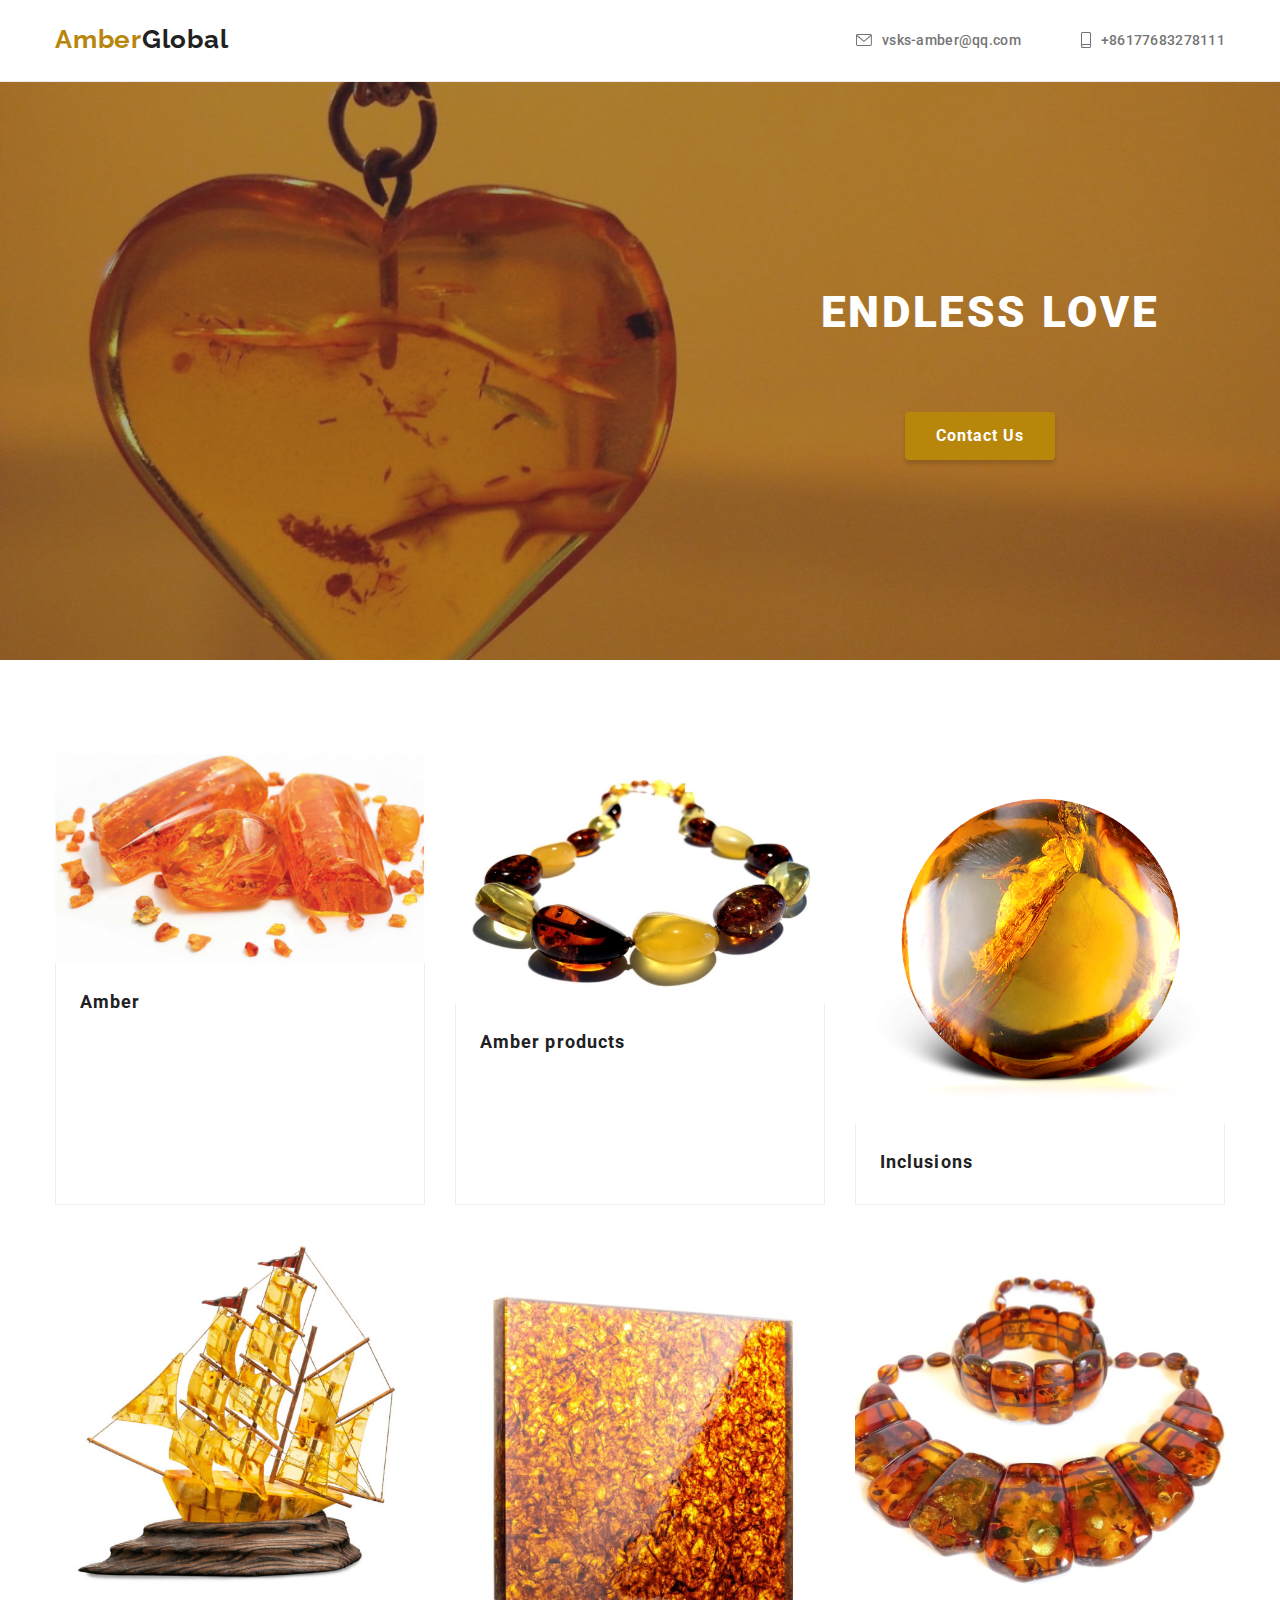
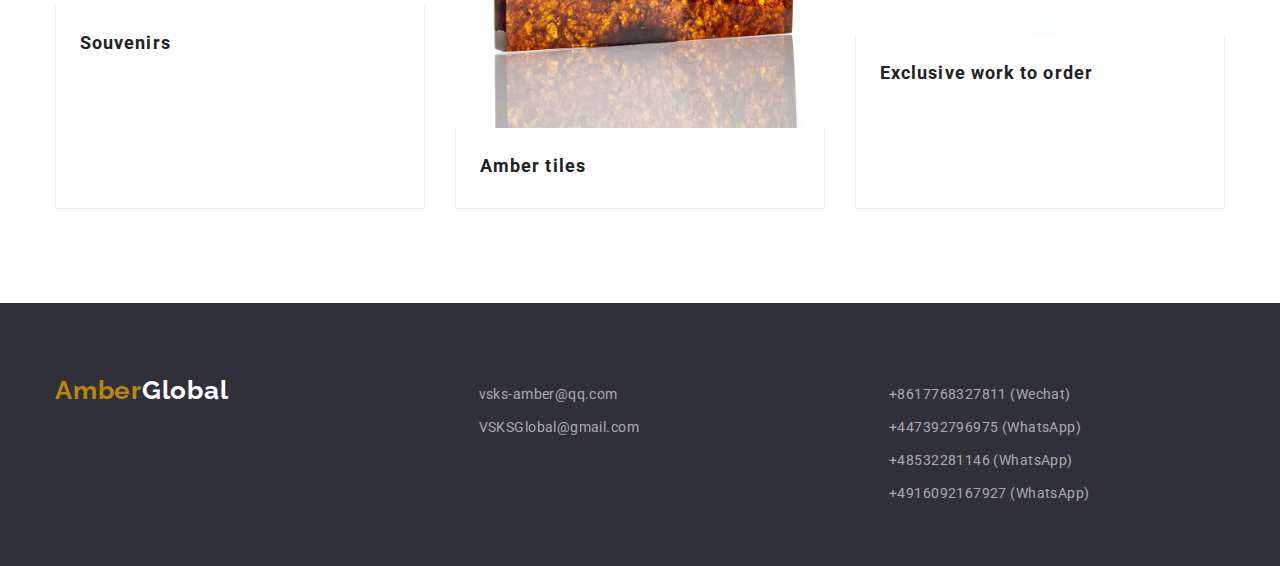
<file: index.html>
<!DOCTYPE html>
<html lang="en">
<head>
    <meta charset="UTF-8">
    <meta http-equiv="X-UA-Compatible" content="IE=edge">
    <meta name="viewport" content="width=device-width, initial-scale=1.0">
    <title>AmberGlobal</title>
    <link rel="preconnect" href="https://fonts.googleapis.com">
    <link rel="preconnect" href="https://fonts.gstatic.com" crossorigin>
    <link href="https://fonts.googleapis.com/css2?family=Raleway:wght@700&family=Roboto:wght@400;500;700;900&display=swap" rel="stylesheet">
    <link rel="stylesheet" href="https://cdnjs.cloudflare.com/ajax/libs/modern-normalize/1.1.0/modern-normalize.css">
    <link rel="stylesheet" href="./css/main.min.css">
</head>
<body>
    
    <header class="header">
        <div class="container header__container">
       
            <nav class="nav"> 
            
                    <a class="header__logo link " href="/"><span class="logo logo--accent">Amber</span><span class="logo logo--black">Global</span></a>
                    
                    <button type="button" 
                            class="menu-button" 
                            aria-expanded="false"
                            aria-controls="menu-container"
                            data-menu-button>
                        <svg width="40px" height="40px" aria-label="Переключатель мобильного меню">
                            <use class="icon-menu" href="./images/symbol-defs.svg#icon-close_40px" ></use>
                            <use class="icon-cross" href="./images/icons.svg#icon-menu_40px"></use>
                        </svg>
                    </button>
                    
                    <div class="menu-container" id="menu-container" data-menu >
                        
                        
                              <ul class="nav__list list">
                              <li class="nav__item">
                                  <a class="nav__link link nav__link--current" href="./index.html">Home</a>
                              </li>
                           <!-- <li class="nav__item">
                                  <a class="nav__link link" href="./portfolio.html">Портфолио</a>
                              </li> -->
                              <!-- <li class="nav__item">
                                  <a class="nav__link link " href="">Контакты</a>
                              </li> -->
                          </ul>

                       
                        

                      
                    <ul class="contacts list">
                       
                        <li class="contacts__item "><a class="contacts__link link" href="tel: +8617768327811">
                                +8617768327811</a></li>
                                <li class="contacts__item "><a class="contacts__link link" href="tel:  +447392796975">
                                        +447392796975 </a></li>
                                        <li class="contacts__item "><a class="contacts__link link" href="tel:+48532281146">
                                            +48532281146 </a></li>
                                                <li class="contacts__item "><a class="contacts__link link" href="tel:+4916092167927 ">
                                                        +4916092167927 </a></li>
                        <li class="contacts__item "><a class="contacts__link contacts__email link" href="mailto:vsks-amber@qq.com">
                                vsks-amber@qq.com</a></li>
                                <li class="contacts__item "><a class="contacts__link contacts__email link" href="mailto:VSKSGlobal@gmail.com">
                                    VSKSGlobal@gmail.com</a></li>
                    </ul>
                
                       <!-- <div class="menu-socials__container">
                           <ul class=" menu-socials list">
                               <li><a class="menu-socials__link menu-socials__after link" href="">Instagram</a></li>
                               <li><a class="menu-socials__link menu-socials__after link" href="">Twitter</a></li>
                               <li><a class="menu-socials__link menu-socials__after link" href="">Facebook</a></li>
                               <li><a class="menu-socials__link link" href="">LinkedIn</a></li>
                           </ul>
                       </div> -->
                    </div>
                    
                  
                
                    
                    <!-- <ul class="nav__list list__nav list">
                        <li class="nav__item">
                            <a class="nav__link link nav__link--current" href="./index.html">Главная</a></li>
                         <li  class="nav__item">
                            <a class="nav__link link" href="./portfolio.html">Портфолио</a></li> -->
                        <!-- <li  class="nav__item">
                            <a class="nav__link link " href="">Контакты</a></li>
                    </ul>  -->
            
            </nav>
            <ul class="contacts list">
                <li class="contacts__item item__contacts"><a  class="contacts__link link"  href="mailto:vsks-amber@qq.com">
                    <svg width="16" height="12" class="contacts__icon icon-envelope" aria-hidden="true" ><use href="./images/icons.svg#icon-envelope"></use></svg>
                    vsks-amber@qq.com</a></li>
                <li class="contacts__item item__contacts"><a  class="contacts__link link" href=" +8617768327811">
                    <svg width="10" height="16" class="contacts__icon icon-smartphone" aria-hidden="true" >
                    <use href="./images/icons.svg#icon-smartphone"></use>
                </svg>+86177683278111</a></li>
            </ul>
            
        </div>  
    </header>

    <main>
        <section class="hero ">
          <div class="container">
             <h1 class="hero__title">Endless Love</h1>   
             <button class="hero-btn btn-hero-marg" type="button" data-modal-open>Contact Us</button>  
          </div>    
        </section>

        <!-- <section class="benefits "> 
            <div class="container">
                <h2 class="visually-hidden">Особенности</h2>
                <ul class="list benefits__list ">
                        <li class="benefits__item ">
                           
                           <div  class="benefits__container">
                            <svg width="70px" height="70px">
                                <use href="./images/icons.svg#icon-antenna-1"></use>
                            </svg>
                           </div>
                            <h3 class="benefits__title">Внимание к деталям</h3>
                            <p class="benefits__text">Идейные соображения, а также начало повседневной работы по формированию позиции.</p>
                        </li>

                    
                    
                    
                        <li class="benefits__item">
                           <div  class="benefits__container">
                            <svg width="70px" height="70px">
                                <use href="./images/icons.svg#icon-clock-1"></use>
                            </svg>
                           </div>
                            <h3 class="benefits__title">Пунктуальность</h3>
                            <p class="benefits__text">Задача организации, в особенности же рамки и место обучения кадров влечет за собой.</p>
                        </li>

                    
                    
                   
                        <li class="benefits__item">
                           <div  class="benefits__container">
                            <svg width="70px" height="70px">
                                <use href="./images/icons.svg#icon-diagram-1"></use>
                            </svg>
                           </div>
                            <h3 class="benefits__title">Планирование</h3>
                            <p class="benefits-item-text">Равным образом консультация с широким активом в значительной степени обуславливает.
                            </p>
                        </li>

                    
                    
            
                    
                        <li class="benefits__item">
                            <div  class="benefits__container">
                                <svg width="70px" height="70px">
                                    <use href="./images/icons.svg#icon-astronaut-1"></use>
                                </svg>
                            </div>
                            <h3 class="benefits__title">Современные технологии</h3>
                            <p class="benefits__text">Значимость этих проблем настолько очевидна, что реализация плановых заданий.</p>
                        </li>
                    
                
                </ul>
               
            </div>

        </section> -->
        <!-- <section class="activity">
            <div class="container activity__container">
                <h2 class="title activity__title">Чем мы барыжим</h2>
                <ul class="activity__list list">
                    <li class="activity__item">
                        <img class="activity__pic"
                         srcset="./images/11.png 1x,
                                 ./images/11.png 2x"
    
                        src="./images/11.png" alt="создаем сайты" width="370" >
                       <div class="activity__thumb"><span class="activity__text">янтарь мешками</span></div>
                    </li>
                    <li class="activity__item">
                        <img class="activity__pic"
                        srcset="./images/10.jpg 1x,
                                ./images/10.jpg 2x"

                        src="./images/10.jpg" alt="адаптируем под смартфоны" width="370" height="294">
                        <div class="activity__thumb"><span class="activity__text">бусы там...</span></div>
                    </li>
                    <li class="activity__item">
                        <img class="activity__pic"
                        
                        
                        src="./images/12.jpg" alt="разрабатываем мобильные приложения" width="370" height="294">
                        <div class="activity__thumb"><span class="activity__text">Кулоны всякие</span></div>
                    </li>
                </ul>
            </div>
        </section> -->
        <section class="section">
        <div class="container">
        <ul class="works-card list">
            <li class="works-card__item">
                <a href="" class="link works-card__link">
                    <div class="works-card__container">
        
                        <picture>
                            <!-- <source srcset="./images/desktop/technocrjak-desktop-1x-370-mino.jpg 1x, 
                                              ./images/desktop/technocrjak-desktop-2x-740-mino.jpg 2x"
                                media="(min-width: 1200px)" />
        
                            <source srcset="./images/tablet/technocrjak-tablet-1x-354-mino.jpg 1x,
                                              ./images/tablet/technocrjak-tablet-2x-708-mino.jpg 2x"
                                media="(min-width: 768px)" />
        
                            <source srcset="./images/mobile/technocrjak-mobile-1x-450-mino.jpg 1x,
                                              ./images/mobile/technocrjak-mobile-2x-900-mino.jpg 2x"
                                media="(min-width: 480px)" /> -->
                            <img class="works-card__img" src="./images/11.png" alt="Веб-сайт" />
                        </picture>
        
        
                        <div class="works-card__overlay">
                            <p class="works-card__text">Only a STONE AND NOTHING ELSE</p>
                        </div>
                    </div>
                    <div class="container-works">
                        <h3 class="container-works__subtitle">Amber</h3>
                        <!-- <p class="container-works__text">Веб-сайт</p> -->
                    </div>
                </a>
        
            </li>
            <li class="works-card__item">
                <a href="" class="link works-card__link">
                    <div class="works-card__container">
        
                        <picture>
                            <!-- <source srcset="./images/desktop/poster-desktop-1x-370-mino.jpg 1x, 
                                                ./images/desktop/poster-desktop-2x-740-mino.jpg 2x"
                                media="(min-width: 1200px)" />
        
                            <source srcset="./images/tablet/poster-tablet-1x-354-mino.jpg 1x,
                                                ./images/tablet/poster-tablet-2x-708-mino.jpg 2x" media="(min-width: 768px)" />
        
                            <source srcset="./images/mobile/poster-mobile-1x-450-mino.jpg 1x,
                                                ./images/mobile/poster-mobile-2x-900-mino.jpg 2x" media="(min-width: 480px)" /> -->
                            <img class="works-card__img" src="./images/10.jpg" alt="Дизайн" />
                        </picture>
        
        
                        <div class="works-card__overlay">
                            <p class="works-card__text">You shine like the sun</p>
                        </div>
                    </div>
                    <div class="container-works">
                        <h3 class="container-works__subtitle">Amber products</h3>
                        <!-- <p class="container-works__text">Дизайн</p> -->
                    </div>
                </a>
        
            </li>
            <li class="works-card__item">
                <a href="" class="link works-card__link">
                    <div class="works-card__container">
        
                        <picture>
                            <!-- <source srcset="./images/desktop/seafood-desktop-1x-370-mino.jpg 1x, 
                                              ./images/desktop/seafood-desktop-2x-740-mino.jpg 2x"
                                media="(min-width: 1200px)" />
        
                            <source srcset="./images/tablet/seafood-tablet-1x-354-mino.jpg 1x,
                                              ./images/tablet/seafood-tablet-2x-708-mino.jpg 2x" media="(min-width: 768px)" />
        
                            <source srcset="./images/mobile/seafood-mobile-1x-450-mino.jpg 1x,
                                              ./images/mobile/seafood-mobile-2x-900-mino.jpg 2x" media="(min-width: 480px)" /> -->
                            <img class="works-card__img" src="./images/amber4.png" alt="Приложение" />
                        </picture>
        
                        <div class="works-card__overlay">
                            <p class="works-card__text">Touch eternity</p>
                        </div>
                    </div>
                    <div class="container-works">
                        <h3 class="container-works__subtitle">Inclusions</h3>
                        <!-- <p class="container-works__text">Приложение</p> -->
                    </div>
                </a>
        
            </li>
            <li class="works-card__item">
                <a href="" class="link works-card__link">
                    <div class="works-card__container">
        
                        <picture>
                            <!-- <source srcset="./images/desktop/prime-desktop-1x-370-mino.jpg 1x, 
                                              ./images/desktop/prime-desktop-2x-740-mino.jpg 2x" media="(min-width: 1200px)" />
        
                            <source srcset="./images/tablet/prime-tablet-1x-354-mino.jpg 1x,
                                              ./images/tablet/prime-tablet-2x-708-mino.jpg 2x" media="(min-width: 768px)" />
        
                            <source srcset="./images/mobile/prime-mobile-1x-450-mino.jpg 1x,
                                              ./images/mobile/prime-mobile-2x-900-mino.jpg 2x" media="(min-width: 480px)" /> -->
                            <img class="works-card__img" src="./images/amber3.jpg" alt="Наушники" />
                        </picture>
        
                        <div class="works-card__overlay">
                            <p class="works-card__text">Better than gold</p>
                        </div>
                    </div>
                    <div class="container-works">
                        <h3 class="container-works__subtitle">Souvenirs</h3>
                        <!-- <p class="container-works__text">Маркетинг</p> -->
                    </div>
                </a>
        
            </li>
            <li class="works-card__item">
                <a href="" class="link works-card__link">
                    <div class="works-card__container">
        
                        <picture>
                            <!-- <source srcset="./images/desktop/boxes-desktop-1x-370-mino.jpg 1x, 
                                              ./images/desktop/boxes-desktop-2x-740-mino.jpg 2x" media="(min-width: 1200px)" />
        
                            <source srcset="./images/tablet/boxes-tablet-1x-354-mino.jpg 1x,
                                              ./images/tablet/boxes-tablet-2x-708-mino.jpg 2x" media="(min-width: 768px)" />
        
                            <source srcset="./images/mobile/boxes-mobile-1x-450-mino.jpg 1x,
                                              ./images/mobile/boxes-mobile-2x-900-mino.jpg 2x" media="(min-width: 480px)" /> -->
                            <img class="works-card__img" src="./images/amber5.jpg" alt="Коробки" />
                        </picture>
        
                        <div class="works-card__overlay">
                            <p class="works-card__text">Your amber room</p>
                        </div>
                    </div>
                    <div class="container-works">
                        <h3 class="container-works__subtitle">Amber tiles</h3>
                        <!-- <p class="container-works__text">Приложение</p> -->
                    </div>
                </a>
        
            </li>
            <li class="works-card__item">
                <a href="" class="link works-card__link">
                    <div class="works-card__container">
        
                        <picture>
                            <!-- <source srcset="./images/desktop/monitor-desktop-1x-370-mino.jpg 1x, 
                                              ./images/desktop/monitor-desktop-2x-740-mino.jpg 2x"
                                media="(min-width: 1200px)" />
        
                            <source srcset="./images/tablet/monitor-tablet-1x-354-mino.jpg 1x,
                                              ./images/tablet/monitor-tablet-2x-708-mino.jpg 2x" media="(min-width: 768px)" />
        
                            <source srcset="./images/mobile/monitor-mobile-1x-450-mino.jpg 1x,
                                              ./images/mobile/monitor-mobile-2x-900-mino.jpg 2x" media="(min-width: 480px)" /> -->
                            <img class="works-card__img" src="./images/amber2.jpg" alt="Веб-сайт" />
                        </picture>
        
                        <div class="works-card__overlay">
                            <p class="works-card__text">Delivery to any corner of the globe</p>
                        </div>
                    </div>
                    <div class="container-works">
                        <h3 class="container-works__subtitle">Exclusive work to order</h3>
                        <!-- <p class="container-works__text">Веб-сайт</p> -->
                    </div>
                </a>
        
            </li>
            <!-- <li class="works-card__item">
                <a href="" class="link works-card__link">
                    <div class="works-card__container">
        
                        <picture>
                            <source srcset="./images/desktop/edition-desktop-1x-370-mino.jpg 1x, 
                                                  ./images/desktop/edition-desktop-2x-740-mino.jpg 2x"
                                media="(min-width: 1200px)" />
        
                            <source srcset="./images/tablet/edition-tablet-1x-354-mino.jpg 1x,
                                                  ./images/tablet/edition-tablet-2x-708-mino.jpg 2x"
                                media="(min-width: 768px)" />
        
                            <source srcset="./images/mobile/edition-mobile-1x-450-mino.jpg 1x,
                                                  ./images/mobile/edition-mobile-2x-900-mino.jpg 2x"
                                media="(min-width: 480px)" />
                            <img class="works-card__img" src="./images/7.jpg" alt="Дизайн" />
                        </picture>
        
        
                        <div class="works-card__overlay">
                            <p class="works-card__text">Ресурс предлагает комплексные предложения с разным уровнем функционала и
                                сервисов. Все
                                это позволит посетителю
                                получить
                                исчерпывающие сведения о компании или частном лице.</p>
                        </div>
                    </div>
                    <div class="container-works">
                        <h3 class="container-works__subtitle">Издание Limited Edition</h3>
                        <p class="container-works__text">Дизайн</p>
                    </div>
                </a>
        
            </li>
            <li class="works-card__item">
                <a href="" class="link works-card__link">
                    <div class="works-card__container">
        
                        <picture>
                            <source srcset="./images/desktop/lab-desktop-1x-370-mino.jpg 1x, 
                                                  ./images/desktop/lab-desktop-2x-740-mino.jpg 2x"
                                media="(min-width: 1200px)" />
        
                            <source srcset="./images/tablet/lab-tablet-1x-354-mino.jpg 1x,
                                                  ./images/tablet/lab-tablet-2x-708-mino.jpg 2x" media="(min-width: 768px)" />
        
                            <source srcset="./images/mobile/lab-mobile-1x-450-mino.jpg 1x,
                                                  ./images/mobile/lab-mobile-2x-900-mino.jpg 2x" media="(min-width: 480px)" />
                            <img class="works-card__img" src="./images/8.jpg" alt="Логотип" />
                        </picture>
        
                        <div class="works-card__overlay">
                            <p class="works-card__text">Ресурс предлагает комплексные предложения с разным уровнем функционала и
                                сервисов. Все
                                это позволит посетителю
                                получить
                                исчерпывающие сведения о компании или частном лице.</p>
                        </div>
                    </div>
                    <div class="container-works">
                        <h3 class="container-works__subtitle">Проект LAB</h3>
                        <p class="container-works__text">Маркетинг</p>
                    </div>
                </a>
        
            </li>
            <li class="works-card__item">
                <a href="" class="link works-card__link">
                    <div class="works-card__container">
        
                        <picture>
                            <source srcset="./images/desktop/business-desktop-1x-370-mino.jpg 1x, 
                                                  ./images/desktop/business-desktop-2x-740-mino.jpg 2x"
                                media="(min-width: 1200px)" />
        
                            <source srcset="./images/tablet/business-tablet-1x-354-mino.jpg 1x,
                                                  ./images/tablet/business-tablet-2x-708-mino.jpg 2x"
                                media="(min-width: 768px)" />
        
                            <source srcset="./images/mobile/business-mobile-1x-450-mino.jpg 1x,
                                                  ./images/mobile/business-mobile-2x-900-mino.jpg 2x"
                                media="(min-width: 480px)" />
                            <img class="works-card__img" src="./images/9.jpg" alt="Приложение" />
                        </picture>
        
                        <div class="works-card__overlay">
                            <p class="works-card__text">Ресурс предлагает комплексные предложения с разным уровнем функционала и
                                сервисов. Все
                                это позволит посетителю
                                получить
                                исчерпывающие сведения о компании или частном лице.</p>
                        </div>
                    </div>
                    <div class="container-works">
                        <h3 class="container-works__subtitle">Growing Business</h3>
                        <p class="container-works__text">Приложение</p>
                    </div>
                </a>
        
            </li> -->
        </ul>
        </div>
        </section>

        <!-- <section class="team">
            <div class="container">
                <h2 class="team__title">Наша команда</h2>
            
                <ul class="card-set list">
                    
                    <li class="card-set__item">

                         <img class="team__foto"
                            srcset="
                            ./images/desktop/igor-desktop-1x-270-mino.jpg 270w,
                                            ./images/desktop/igor-desktop-2x-540-mino.jpg 540w,
                             ./images/tablet/igor-tablet-1x-354-mino.jpg 354w,
                                            ./images/tablet/igor-tablet-2x-708-mino.jpg 708w 
                            ./images/mobile/igor-mobile-1x-450-mino.jpg 450w,
                                            ./images/mobile/igor-mobile-2x-900-mino.jpg 900w" 
                            src="./images/mobile/igor-mobile-1x-450-mino.jpg"
                             alt="фото1" 
                            sizes="(min-width:960px) 25vw,(min-width:576px) 50vw, 100vw "
                            /> -->
<!-- 
                        <picture>
                            <source srcset="
                                            ./images/ivan.jpg 1x,
                                            ./images/ivan.jpg 2x"
                                    type="image/jpg" 
                                    media="(min-width:1200px)" />
                            <source srcset="
                                            ./images/ivan.jpg 1x,
                                            ./images/ivan.jpg 2x" 
                                    media="(min-width: 768px)" />
                            <source srcset="
                                            ./images/ivan.jpg 1x,
                                            ./images/ivan.jpg 2x" 
                                    media="(min-width: 480px)" />
                            <img class="team__foto" 
                                 src="./images/ivan.jpg" 
                                 alt="Фото Игоря Демьяненко" >
                        </picture>
                        

                        
                        <div class="team__container">
                            <h3 class="team__subtitle" >Ion Gosenco</h3>
                            <p class="team__position" lang="en">manager</p>
                            <div class="socials__container">
                                <ul class="socials team__socials list">
                                    <li><a class="socials__link" href=""><svg width="20px" height="20px" class="socials__icon" aria-label="ссылка на instagram">
                                                <use href="./images/icons.svg#icon-instagram-2"></use>
                                            </svg></a></li>
                                    <li><a class="socials__link" href=""><svg width="20px" height="20px" class="socials__icon" aria-label="ссылка на twitter">
                                                <use href="./images/icons.svg#icon-twitter-1"></use>
                                            </svg></a></li>
                                    <li><a class="socials__link" href=""><svg width="20px" height="20px" class="socials__icon" aria-label="ссылка на facebook">
                                                <use href="./images/icons.svg#icon-facebook-1"></use>
                                            </svg></a></li>
                                    <li><a class="socials__link" href=""><svg  width="20px" height="20px" class="socials__icon" aria-label="ссылка на linkedin">
                                                <use href="./images/icons.svg#icon-linkedin-1"></use>
                                            </svg></a></li>
                                </ul>
                            </div>
                        </div>
                    </li>
                    <li class="card-set__item">
                         
                        <picture> -->
                            <!-- <source srcset="./images/desktop/olga-desktop-1x-270-mino.jpg 1x,
                                            ./images/desktop/olga-desktop-2x-540-mino.jpg 2x" media="(min-width: 1200px)" />
                            <source srcset="./images/tablet/olga-tablet-1x-354-mino.jpg 1x,
                                            ./images/tablet/olga-tablet-2x-708-mino.jpg 2x" media="(min-width: 768px)" />
                            <source srcset="./images/mobile/olga-mobile-1x-450-mino.jpg 1x,
                                            ./images/mobile/olga-mobile-2x-900-mino.jpg 2x" media="(min-width: 480px)" /> -->
                            <!-- <img class="team__foto" src="./images/kos.jpg" alt="фото2" >
                        </picture> -->

<!--                         
                        <div class="team__container">
                            <h3 class="team__subtitle" >Kosta Ustymov</h3>
                            <p class="team__position" lang="en">winter model</p>
                            <div class="socials__container">
                                <ul class="socials team__socials list">
                                    <li><a class="socials__link" href=""><svg width="20px" height="20px" class="socials__icon" aria-label="ссылка на instagram">
                                                <use href="./images/icons.svg#icon-instagram-2"></use>
                                            </svg></a></li>
                                    <li><a class="socials__link" href=""><svg width="20px" height="20px" class="socials__icon" aria-label="ссылка на twitter">
                                                <use href="./images/icons.svg#icon-twitter-1"></use>
                                            </svg></a></li>
                                    <li><a class="socials__link" href=""><svg width="20px" height="20px" class="socials__icon" aria-label="ссылка на facebook">
                                                <use href="./images/icons.svg#icon-facebook-1"></use>
                                            </svg></a></li>
                                    <li><a class="socials__link" href=""><svg width="20px" height="20px" class="socials__icon" aria-label="ссылка на linkedin">
                                                <use href="./images/icons.svg#icon-linkedin-1"></use>
                                            </svg></a></li>
                                </ul>
                            </div>

                        </div>
                    </li>
                    <li class="card-set__item">

                        <picture> -->
                            <!-- <source srcset="./images/desktop/mikola-desktop-1x-270-mino.jpg 1x,
                                            ./images/desktop/mikola-desktop-2x-540-mino.jpg 2x" media="(min-width: 1200px)" />
                            <source srcset="./images/tablet/mikola-tablet-1x-354-mino.jpg 1x,
                                            ./images/tablet/mikola-tablet-2x-708-mino.jpg 2x" media="(min-width: 768px)" />
                            <source srcset="./images/mobile/mikola-mobile-1x-450-mino.jpg 1x,
                                            ./images/mobile/mikola-mobile-2x-900-mino.jpg 2x" media="(min-width: 480px)" /> -->
                            <!-- <img class="team__foto" src="./images/senek.jpg" alt="фото3">
                        </picture>

                       
                        <div class="team__container">
                            <h3 class="team__subtitle" >Alex Sereda</h3>
                            <p class="team__position" lang="en">food master</p>
                            <div class="socials__container">
                                <ul class="socials team__socials list">
                                    <li><a class="socials__link" href=""><svg width="20px" height="20px" class="socials__icon" aria-label="ссылка на instagram">
                                                <use href="./images/icons.svg#icon-instagram-2"></use>
                                            </svg></a></li>
                                    <li><a class="socials__link" href=""><svg width="20px" height="20px" class="socials__icon" aria-label="ссылка на twitter">
                                                <use href="./images/icons.svg#icon-twitter-1"></use>
                                            </svg></a></li>
                                    <li><a class="socials__link" href=""><svg width="20px" height="20px" class="socials__icon" aria-label="ссылка на facebook">
                                                <use href="./images/icons.svg#icon-facebook-1"></use>
                                            </svg></a></li>
                                    <li><a class="socials__link" href=""><svg width="20px" height="20px" class="socials__icon" aria-label="ссылка на linkedin">
                                                <use href="./images/icons.svg#icon-linkedin-1"></use>
                                            </svg></a></li>
                                </ul>
                            </div>

                        </div>
                    </li>
                    <li class="card-set__item">

                        <picture>
                            <source srcset="./images/desktop/mikhail-desktop-1x-270-mino.jpg 1x,
                                            ./images/desktop/mikhail-desktop-2x-540-mino.jpg 2x" media="(min-width: 1200px)" />
                            <source srcset="./images/tablet/mikhail-tablet-1x-354-mino.jpg 1x,
                                            ./images/tablet/mikhail-tablet-2x-708-mino.jpg 2x" media="(min-width: 768px)" />
                            <source srcset="./images/mobile/mikhail-mobile-1x-450-mino.jpg 1x,
                                            ./images/mobile/mikhail-mobile-2x-900-mino.jpg 2x" media="(min-width: 480px)" />
                            <img class="team__foto" src="./images/mikhail.jpg" alt="фото4">
                        </picture>

                        
                        <div class="team__container">
                            <h3 class="team__subtitle" >Какой-то мужик</h3>
                            <p class="team__position" lang="en">UI Designer</p>
                            <div class="socials__container">
                                <ul class="socials team__socials list">
                                    <li><a class="socials__link" href=""><svg width="20px" height="20px" class="socials__icon" aria-label="ссылка на instagram">
                                                <use href="./images/icons.svg#icon-instagram-2"></use>
                                            </svg></a></li>
                                    <li><a class="socials__link" href=""><svg width="20px" height="20px" class="socials__icon" aria-label="ссылка на twitter">
                                                <use href="./images/icons.svg#icon-twitter-1"></use>
                                            </svg></a></li>
                                    <li><a class="socials__link" href=""><svg width="20px" height="20px" class="socials__icon" aria-label="ссылка на facebook">
                                                <use href="./images/icons.svg#icon-facebook-1"></use>
                                            </svg></a></li>
                                    <li><a class="socials__link" href=""><svg width="20px" height="20px" class="socials__icon" aria-label="ссылка на linkedin">
                                                <use href="./images/icons.svg#icon-linkedin-1"></use>
                                            </svg></a></li>
                                </ul> -->
                            <!-- </div>

                        </div>
                    </li>
                </ul>
            
         </div>
        </section> --> 
        <!-- <section class="section">
            <div class="container">
                <h2 class="team__title">Постоянные клиенты</h2>
                <div>
                    <ul class="client list">
                        <li class="client__item"><svg width="106px" height="60px" class="client__icon"><use href="./images/icons.svg#icon-logo1"></use></svg></li>
                        <li class="client__item"><svg width="106px" height="60px" class="client__icon"><use href="./images/icons.svg#icon-logo2"></use></svg></li>
                        <li class="client__item"><svg width="106px" height="60px" class="client__icon"><use href="./images/icons.svg#icon-logo3"></use></svg></li>
                        <li class="client__item"><svg width="106px" height="60px" class="client__icon"><use href="./images/icons.svg#icon-logo4"></use></svg></li>
                        <li class="client__item"><svg width="106px" height="60px" class="client__icon"><use href="./images/icons.svg#icon-logo5"></use></svg></li>
                        <li class="client__item"><svg width="106px" height="60px" class="client__icon"><use href="./images/icons.svg#icon-logo6"></use></svg></li>
                    </ul>
                </div>
            </div>
        </section> -->
    </main>

    <footer class="footer">
        <div class="container footer-flex ">

            <div class="footer__tablet ">
              <div class="footer__contakt flexf">
                <a class="link " href="/"><span class="logo logo--accent">Amber</span><span class="logo logo--white">Global</span>
                </a>
                <address class="footer__address ">
                    <div class="footer__address-container ">
                        <ul class="address list">
                            <!-- <li class="address__item"><a class="address__link link " href="https://goo.gl./maps/wizjQyX9kH2uUNJ5A"
                                    target="_blank" rel="noreferrer noopener">г. Киев, пр-т Леси Украинки, 26</a></li> -->
                            <li class="address__item"><a class="address__link link address__link--color"
                                    href="mailto:vsks-amber@qq.com">vsks-amber@qq.com</a> </li>
                            <li class="address__item"><a class="address__link link address__link--color"
                                    href="mailto:VSKSGlobal@gmail.com">VSKSGlobal@gmail.com</a> </li>
                        
                        </ul>
                        <div class="tel-container">
                            <ul class="tel-list list">
                                <li class="address__item"><a class="address__link link address__link--color"
                                        href="tel:+380961111111">+8617768327811
                                        (Wechat)</a></li>
                                <li class="address__item"><a class="address__link link address__link--color"
                                        href="tel:+380961111111">+447392796975
                                        (WhatsApp)</a></li>
                                <li class="address__item"><a class="address__link link address__link--color"
                                        href="tel:+380961111111">+48532281146
                                        (WhatsApp)</a></li>
                                <li class="address__item"><a class="address__link link address__link--color"
                                        href="tel:+380961111111">+4916092167927
                                        (WhatsApp)</a></li>
                            </ul>
                        </div>
                    </div>
                   
                   
            
                </address>
            </div>
            <!-- <div class="footer-socials">
                <h2 class="footer__subtitle footer-socials__subtitle">присоединяйтесь</h2>
                <ul class="footer-social__list list">
                    <li><a class="footer-social__link" href=""><svg width="20px" height="20px" class="footer-social__icon"
                                aria-label="ссылка на instagram">
                                <use href="./images/icons.svg#icon-instagram-2"></use>
                            </svg></a></li>
                    <li><a class="footer-social__link" href=""><svg width="20px" height="20px" class="footer-social__icon"
                                aria-label="ссылка на twitter">
                                <use href="./images/icons.svg#icon-twitter-1"></use>
                            </svg></a></li>
                    <li><a class="footer-social__link" href=""><svg width="20px" height="20px" class="footer-social__icon"
                                aria-label="ссылка на facebook">
                                <use href="./images/icons.svg#icon-facebook-1"></use>
                            </svg></a></li>
                    <li><a class="footer-social__link" href=""><svg width="20px" height="20px" class="footer-social__icon"
                                aria-label="ссылка на linkedin">
                                <use href="./images/icons.svg#icon-linkedin-1"></use>
                            </svg></a></li>
                </ul>
            </div> -->
            </div>
            
        <!-- <div class="footer-form__container"> -->
            <!-- <h2 class="footer__subtitle footer-socials__subtitle">Подпишитесь на рассылку</h2> -->
            <!-- <form class="footer-form" name="footer-form" autocomplete="on">
                <input class="footer-form__email email__footer-form" type="email" id="footer-form__email" name="email" placeholder="E-mail" required>
                <label class="visually-hidden" for="footer-form__email">Почта</label>
                
                <button class="footer-form__btn button hero-btn" type="submit">Подписаться
                    <svg width="24px" height="24px" class="footer-form__icon icon__footer-form">
                        <use href="./images/icons.svg#icon-icon-send"></use>
                    </svg>
                </button>
        
            </form> -->
        </div>
        <!-- </div> -->

    </footer>

    <div class="backdrop is-hidden" data-modal>
        <div class="modal">
            <button class="modal__close-btn" type="button" data-modal-close><svg width="11px" height="11px" class="modal__icon" aria-label="закрыть модальное окно">
                <use href="./images/icons.svg#icon-vector"></use>
            </svg></button>
            <div class="modal__container">
                <h2 class="modal__title">Leave your details, we will call you back</h2>
               <form class="form modal-form"  netlify name="modal-form" autocomplete="on" novalidate id="form" action="#" method="post">
                <fieldset>
                    <div class="form__field">
                        <label class="form__label " for="user-name">Name</label>
                        <div class="form__inner">
                            <input class="form__input _req" id="user-name" type="text" name="name">
                            <svg width="18px" height="18px" class="form__icon" aria-hidden="true">
                                <use href="./images/icons.svg#icon-person-black"></use>
                            </svg>
                        </div>
                    
                    </div>
                    <div class="form__field">
                        <label class="form__label" for="user-tel">Tel</label>
                        <div class="form__inner">
                            <input class="form__input" id="user-tel" type="tel" name="tel">
                            <svg width="18px" height="18px" class="form__icon" aria-hidden="true">
                                <use href="./images/icons.svg#icon-phone-black"></use>
                            </svg>
                        </div>
                    
                    </div>
                    <div class="form__field">
                        <label class="form__label" for="user-email">Email</label>
                        <div class="form__inner">
                            <input class="form__input _req _email" id="user-email" type="text" name="email">
                            <svg width="18px" height="18px" class="form__icon" aria-hidden="true">
                                <use href="./images/icons.svg#icon-email-black"></use>
                            </svg>
                        </div>
                    
                    </div>
                </fieldset>

                <fieldset>
                    <div class="form__text">
                        <label class="form__label" for="user-comment">Сomment</label>
                        <textarea class="form__textarea" name="user-comment" id="user-comment" placeholder="enter text"></textarea>
                    
                    </div>
                </fieldset>
                
                <div class="form__checkbox">
                    <div class="checkbox">
                        <input class="checkbox__input _req" id="formAgreement" type="checkbox" name="agreement">
                        <svg width="16px" height="15px" class="checkbox__icon " aria-hidden="true">
                            <use href="./images/icons.svg#icon-vector2"></use>
                        </svg>
                        <svg width="16px" height="15px" class="checkbox__icon--checked " aria-hidden="true">
                            <use href="./images/icons.svg#icon-icon-check"></use>
                        </svg>
                    </div>
                    <label class="checkbox__label _req" for="formAgreement">I agree with the processing of personal data;
                        <!-- <a class="form__link" href="">Условия договора</a> -->
                    </label>
                </div>
                <div class="form-field">
                    <button class="button hero-btn modal__btn" type="submit">Send</button>
                </div>
               </form>
            </div>
        </div>
    </div>
     
    <script src="./js/menu.js"></script>
    <script src="./js/modal.js"></script>
   

</body>
</html>
</file>
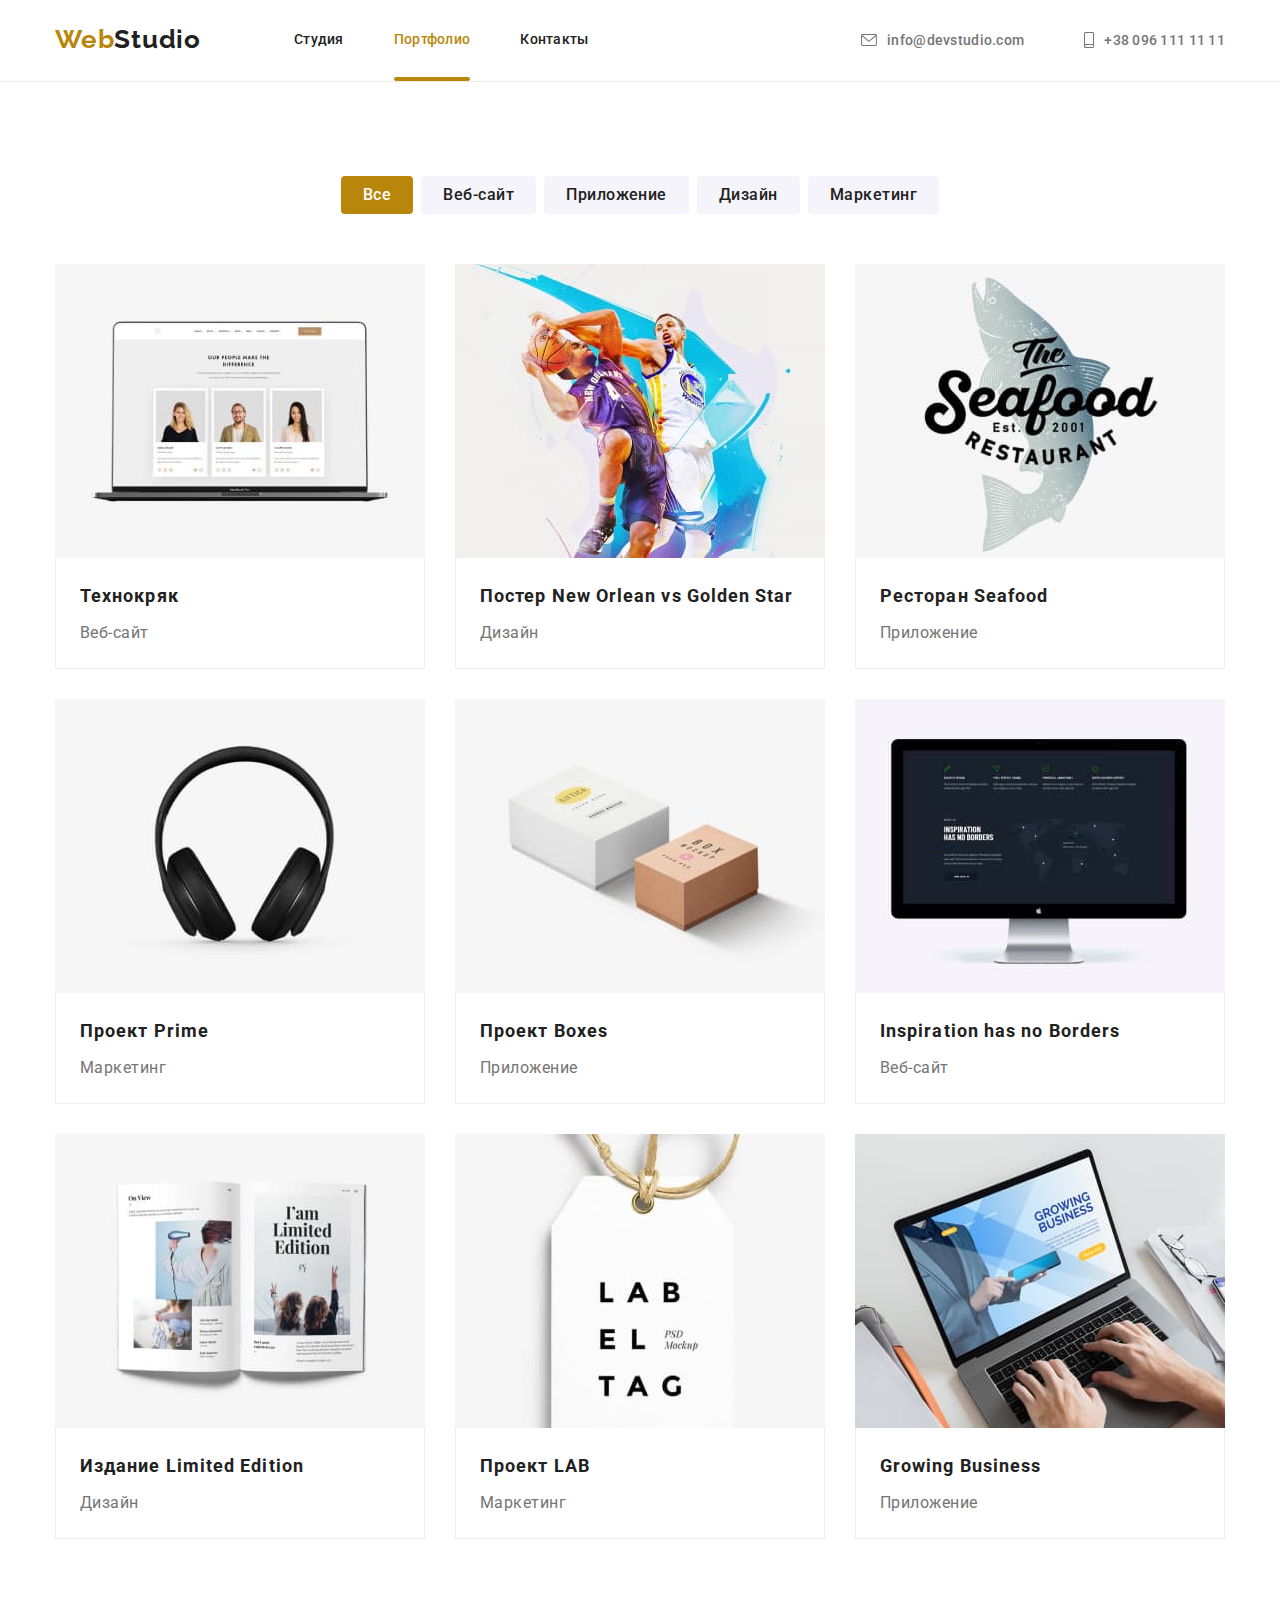
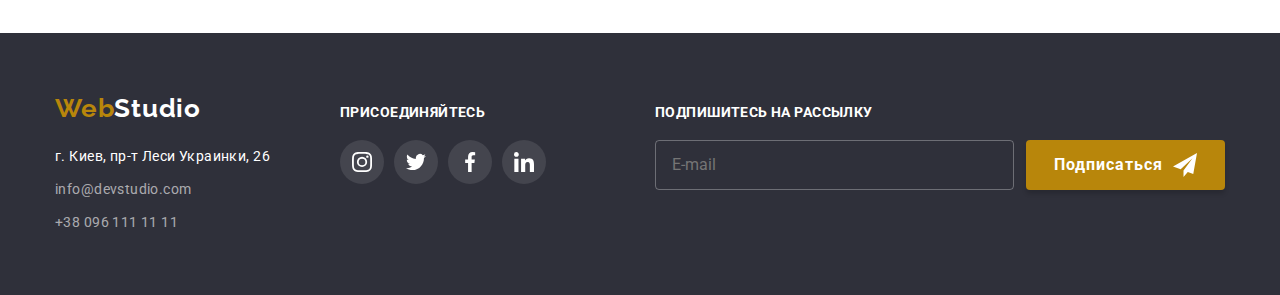
<file: portfolio.html>
<!DOCTYPE html>
<html lang="ru">
<head>
    <meta charset="UTF-8">
    <meta http-equiv="X-UA-Compatible" content="IE=edge">
    <meta name="viewport" content="width=device-width, initial-scale=1.0">
    <title>WebStudio</title>
    <link rel="preconnect" href="https://fonts.googleapis.com">
    <link rel="preconnect" href="https://fonts.gstatic.com" crossorigin>
    <link href="https://fonts.googleapis.com/css2?family=Raleway:wght@700&family=Roboto:wght@400;500;700;900&display=swap" rel="stylesheet">
    <link rel="stylesheet" href="https://cdnjs.cloudflare.com/ajax/libs/modern-normalize/1.1.0/modern-normalize.css">
    
    <link rel="stylesheet" href="./css/main.min.css">
</head>
<body>
    
    <header class="header">
      <div class="container header__container">
    
        <nav class="nav">
    
          <a class="header__logo link " href="/"><span class="logo logo--accent">Web</span><span
              class="logo logo--black">Studio</span></a>
    
          <button type="button" class="menu-button is-open" aria-expanded="false" aria-controls="menu-container"
            data-menu-button>
            <svg width="40px" height="40px" aria-label="Переключатель мобильного меню">
              <use class="icon-menu" href="./images/symbol-defs.svg#icon-close_40px"></use>
              <use class="icon-cross" href="./images/icons.svg#icon-menu_40px"></use>
            </svg>
          </button>
          <div class="menu-container" id="menu-container" data-menu>
            <ul class="nav__list list">
              <li class="nav__item">
                <a class="nav__link link " href="./index.html">Студия</a>
              </li>
              <li class="nav__item">
                <a class="nav__link nav__link--current link" href="./portfolio.html">Портфолио</a>
              </li>
              <li class="nav__item">
                <a class="nav__link link " href="">Контакты</a>
              </li>
            </ul>
    
            <ul class="contacts list">
    
              <li class="contacts__item "><a class="contacts__link link" href="tel:+380961111111">
                  +38 096 111 11 11</a></li>
              <li class="contacts__item "><a class="contacts__link contacts__email link" href="mailto:info@devstudio.com">
                  info@devstudio.com</a></li>
            </ul>
    
            <div class="menu-socials__container">
              <ul class=" menu-socials list">
                <li><a class="menu-socials__link menu-socials__after link" href="">Instagram</a></li>
                <li><a class="menu-socials__link menu-socials__after link" href="">Twitter</a></li>
                <li><a class="menu-socials__link menu-socials__after link" href="">Facebook</a></li>
                <li><a class="menu-socials__link link" href="">LinkedIn</a></li>
              </ul>
            </div>
    
          </div>
    
          <ul class="nav__list list__nav list">
            <li class="nav__item">
              <a class="nav__link link " href="./index.html">Студия</a>
            </li>
            <li class="nav__item">
              <a class="nav__link link nav__link--current" href="./portfolio.html">Портфолио</a>
            </li>
            <li class="nav__item">
              <a class="nav__link link " href="">Контакты</a>
            </li>
          </ul>
    
        </nav>
        <ul class="contacts list">
          <li class="contacts__item item__contacts"><a class="contacts__link link" href="mailto:info@devstudio.com">
              <svg width="16" height="12" class="contacts__icon icon-envelope" aria-hidden="true">
                <use href="./images/icons.svg#icon-envelope"></use>
              </svg>
              info@devstudio.com</a></li>
          <li class="contacts__item item__contacts"><a class="contacts__link link" href="tel:+380961111111">
              <svg width="10" height="16" class="contacts__icon icon-smartphone" aria-hidden="true">
                <use href="./images/icons.svg#icon-smartphone"></use>
              </svg>+38 096 111 11 11</a></li>
        </ul>
    
      </div>
    </header>

    <main>
        <section class="section"> 
          <div class="container">
                <h1 class="visually-hidden">Портфолио</h1>
                <ul class="btn__list list">
                  <li  class="btn"><button type="button" class="btn__item btn--active item__btn">Все</button></li>
                  <li class="btn"><button type="button" class="btn__item ">Веб-сайт</button></li>
                  <li class="btn"><button type="button" class="btn__item ">Приложение</button></li>
                  <li class="btn"><button type="button" class="btn__item ">Дизайн</button></li>
                  <li class="btn"><button type="button" class="btn__item ">Маркетинг</button></li>
                </ul>

              <ul class="works-card list"> 
                <li class="works-card__item">
                  <a href="" class="link works-card__link">
                    <div class="works-card__container">

                      <picture>
                        <source srcset="./images/desktop/technocrjak-desktop-1x-370-mino.jpg 1x, 
                                      ./images/desktop/technocrjak-desktop-2x-740-mino.jpg 2x" media="(min-width: 1200px)" />
                      
                        <source srcset="./images/tablet/technocrjak-tablet-1x-354-mino.jpg 1x,
                                      ./images/tablet/technocrjak-tablet-2x-708-mino.jpg 2x" media="(min-width: 768px)" />
                      
                        <source srcset="./images/mobile/technocrjak-mobile-1x-450-mino.jpg 1x,
                                      ./images/mobile/technocrjak-mobile-2x-900-mino.jpg 2x" media="(min-width: 480px)" />
                        <img class="works-card__img" src="./images/1.jpg" alt="Веб-сайт" />
                      </picture>

                      
                      <div class="works-card__overlay">
                        <p class="works-card__text">Ресурс предлагает комплексные предложения с разным уровнем функционала и сервисов. Все
                          это позволит посетителю
                          получить
                          исчерпывающие сведения о компании или частном лице.</p>
                      </div>
                    </div>
                    <div class="container-works">
                      <h3 class="container-works__subtitle">Технокряк</h3>
                      <p class="container-works__text">Веб-сайт</p>
                    </div>
                  </a>
                  
                </li>
                <li class="works-card__item">
                  <a href="" class="link works-card__link">
                    <div class="works-card__container">
                     
                      <picture>
                        <source srcset="./images/desktop/poster-desktop-1x-370-mino.jpg 1x, 
                                        ./images/desktop/poster-desktop-2x-740-mino.jpg 2x" media="(min-width: 1200px)" />
                        
                        <source srcset="./images/tablet/poster-tablet-1x-354-mino.jpg 1x,
                                        ./images/tablet/poster-tablet-2x-708-mino.jpg 2x" media="(min-width: 768px)" />
                        
                        <source srcset="./images/mobile/poster-mobile-1x-450-mino.jpg 1x,
                                        ./images/mobile/poster-mobile-2x-900-mino.jpg 2x" media="(min-width: 480px)" />
                        <img class="works-card__img" src="./images/2.jpg" alt="Дизайн" />
                      </picture>

                      
                      <div class="works-card__overlay">
                        <p class="works-card__text">Ресурс предлагает комплексные предложения с разным уровнем функционала и сервисов. Все
                          это позволит посетителю
                          получить
                          исчерпывающие сведения о компании или частном лице.</p>
                      </div>
                    </div>
                    <div class="container-works">
                      <h3 class="container-works__subtitle">Постер New Orlean vs Golden Star</h3>
                      <p class="container-works__text">Дизайн</p>
                    </div>
                  </a>
                  
                </li>
                <li class="works-card__item">
                  <a href="" class="link works-card__link">
                    <div class="works-card__container">

                      <picture>
                        <source srcset="./images/desktop/seafood-desktop-1x-370-mino.jpg 1x, 
                                      ./images/desktop/seafood-desktop-2x-740-mino.jpg 2x" media="(min-width: 1200px)" />
                      
                        <source srcset="./images/tablet/seafood-tablet-1x-354-mino.jpg 1x,
                                      ./images/tablet/seafood-tablet-2x-708-mino.jpg 2x" media="(min-width: 768px)" />
                      
                        <source srcset="./images/mobile/seafood-mobile-1x-450-mino.jpg 1x,
                                      ./images/mobile/seafood-mobile-2x-900-mino.jpg 2x" media="(min-width: 480px)" />
                        <img class="works-card__img" src="./images/3.jpg" alt="Приложение" />
                      </picture>
                      
                      <div class="works-card__overlay">
                        <p class="works-card__text">Ресурс предлагает комплексные предложения с разным уровнем функционала и сервисов. Все
                          это позволит посетителю
                          получить
                          исчерпывающие сведения о компании или частном лице.</p>
                      </div>
                    </div>
                    <div class="container-works">
                      <h3 class="container-works__subtitle">Ресторан Seafood</h3>
                      <p class="container-works__text">Приложение</p>
                    </div>
                  </a>
                  
                </li>
                <li class="works-card__item">
                  <a href="" class="link works-card__link">
                    <div class="works-card__container">

                      <picture>
                        <source srcset="./images/desktop/prime-desktop-1x-370-mino.jpg 1x, 
                                      ./images/desktop/prime-desktop-2x-740-mino.jpg 2x" media="(min-width: 1200px)" />
                      
                        <source srcset="./images/tablet/prime-tablet-1x-354-mino.jpg 1x,
                                      ./images/tablet/prime-tablet-2x-708-mino.jpg 2x" media="(min-width: 768px)" />
                      
                        <source srcset="./images/mobile/prime-mobile-1x-450-mino.jpg 1x,
                                      ./images/mobile/prime-mobile-2x-900-mino.jpg 2x" media="(min-width: 480px)" />
                        <img class="works-card__img" src="./images/4.jpg" alt="Наушники" />
                      </picture>
                      
                      <div class="works-card__overlay">
                        <p class="works-card__text">Ресурс предлагает комплексные предложения с разным уровнем функционала и сервисов. Все
                          это позволит посетителю
                          получить
                          исчерпывающие сведения о компании или частном лице.</p>
                      </div>
                    </div>
                    <div class="container-works">
                      <h3 class="container-works__subtitle">Проект Prime</h3>
                      <p class="container-works__text">Маркетинг</p>
                    </div>
                  </a>
                  
                </li>
                <li class="works-card__item">
                  <a href="" class="link works-card__link">
                    <div class="works-card__container">

                      <picture>
                        <source srcset="./images/desktop/boxes-desktop-1x-370-mino.jpg 1x, 
                                      ./images/desktop/boxes-desktop-2x-740-mino.jpg 2x" media="(min-width: 1200px)" />
                      
                        <source srcset="./images/tablet/boxes-tablet-1x-354-mino.jpg 1x,
                                      ./images/tablet/boxes-tablet-2x-708-mino.jpg 2x" media="(min-width: 768px)" />
                      
                        <source srcset="./images/mobile/boxes-mobile-1x-450-mino.jpg 1x,
                                      ./images/mobile/boxes-mobile-2x-900-mino.jpg 2x" media="(min-width: 480px)" />
                        <img class="works-card__img" src="./images/5.jpg" alt="Коробки" />
                      </picture>
                      
                      <div class="works-card__overlay">
                        <p class="works-card__text">Ресурс предлагает комплексные предложения с разным уровнем функционала и сервисов. Все
                          это позволит посетителю
                          получить
                          исчерпывающие сведения о компании или частном лице.</p>
                      </div>
                    </div>
                    <div class="container-works">
                      <h3 class="container-works__subtitle">Проект Boxes</h3>
                      <p class="container-works__text">Приложение</p>
                    </div>
                  </a>
                  
                </li>
                <li class="works-card__item">
                  <a href="" class="link works-card__link">
                    <div class="works-card__container">

                      <picture>
                        <source srcset="./images/desktop/monitor-desktop-1x-370-mino.jpg 1x, 
                                      ./images/desktop/monitor-desktop-2x-740-mino.jpg 2x" media="(min-width: 1200px)" />
                      
                        <source srcset="./images/tablet/monitor-tablet-1x-354-mino.jpg 1x,
                                      ./images/tablet/monitor-tablet-2x-708-mino.jpg 2x" media="(min-width: 768px)" />
                      
                        <source srcset="./images/mobile/monitor-mobile-1x-450-mino.jpg 1x,
                                      ./images/mobile/monitor-mobile-2x-900-mino.jpg 2x" media="(min-width: 480px)" />
                        <img class="works-card__img" src="./images/6.jpg" alt="Веб-сайт" />
                      </picture>
                     
                      <div class="works-card__overlay">
                        <p class="works-card__text">Ресурс предлагает комплексные предложения с разным уровнем функционала и сервисов. Все
                          это позволит посетителю
                          получить
                          исчерпывающие сведения о компании или частном лице.</p>
                      </div>
                    </div>
                    <div class="container-works">
                      <h3 class="container-works__subtitle">Inspiration has no Borders</h3>
                      <p class="container-works__text">Веб-сайт</p>
                    </div>
                  </a>
                  
                </li>
                <li class="works-card__item">
                  <a href="" class="link works-card__link">
                    <div class="works-card__container">

                      <picture>
                        <source srcset="./images/desktop/edition-desktop-1x-370-mino.jpg 1x, 
                                          ./images/desktop/edition-desktop-2x-740-mino.jpg 2x" media="(min-width: 1200px)" />
                      
                        <source srcset="./images/tablet/edition-tablet-1x-354-mino.jpg 1x,
                                          ./images/tablet/edition-tablet-2x-708-mino.jpg 2x" media="(min-width: 768px)" />
                      
                        <source srcset="./images/mobile/edition-mobile-1x-450-mino.jpg 1x,
                                          ./images/mobile/edition-mobile-2x-900-mino.jpg 2x" media="(min-width: 480px)" />
                        <img class="works-card__img" src="./images/7.jpg" alt="Дизайн" />
                      </picture>

                      
                      <div class="works-card__overlay">
                        <p class="works-card__text">Ресурс предлагает комплексные предложения с разным уровнем функционала и сервисов. Все
                          это позволит посетителю
                          получить
                          исчерпывающие сведения о компании или частном лице.</p>
                      </div>
                    </div>
                    <div class="container-works">
                      <h3 class="container-works__subtitle">Издание Limited Edition</h3>
                      <p class="container-works__text">Дизайн</p>
                    </div>
                  </a>
                  
                </li>
                <li class="works-card__item">
                  <a href="" class="link works-card__link">
                    <div class="works-card__container">

                      <picture>
                        <source srcset="./images/desktop/lab-desktop-1x-370-mino.jpg 1x, 
                                          ./images/desktop/lab-desktop-2x-740-mino.jpg 2x" media="(min-width: 1200px)" />
                      
                        <source srcset="./images/tablet/lab-tablet-1x-354-mino.jpg 1x,
                                          ./images/tablet/lab-tablet-2x-708-mino.jpg 2x" media="(min-width: 768px)" />
                      
                        <source srcset="./images/mobile/lab-mobile-1x-450-mino.jpg 1x,
                                          ./images/mobile/lab-mobile-2x-900-mino.jpg 2x" media="(min-width: 480px)" />
                        <img class="works-card__img" src="./images/8.jpg" alt="Логотип" />
                      </picture>
                      
                      <div class="works-card__overlay">
                        <p class="works-card__text">Ресурс предлагает комплексные предложения с разным уровнем функционала и сервисов. Все
                          это позволит посетителю
                          получить
                          исчерпывающие сведения о компании или частном лице.</p>
                      </div>
                    </div>
                    <div class="container-works">
                      <h3 class="container-works__subtitle">Проект LAB</h3>
                      <p class="container-works__text">Маркетинг</p>
                    </div>
                  </a>
                  
                </li>
                <li class="works-card__item">
                  <a href="" class="link works-card__link">
                    <div class="works-card__container">

                      <picture>
                        <source srcset="./images/desktop/business-desktop-1x-370-mino.jpg 1x, 
                                          ./images/desktop/business-desktop-2x-740-mino.jpg 2x" media="(min-width: 1200px)" />
                      
                        <source srcset="./images/tablet/business-tablet-1x-354-mino.jpg 1x,
                                          ./images/tablet/business-tablet-2x-708-mino.jpg 2x" media="(min-width: 768px)" />
                      
                        <source srcset="./images/mobile/business-mobile-1x-450-mino.jpg 1x,
                                          ./images/mobile/business-mobile-2x-900-mino.jpg 2x" media="(min-width: 480px)" />
                      <img class="works-card__img" src="./images/9.jpg" alt="Приложение" />
                      </picture>
                      
                      <div class="works-card__overlay">
                        <p class="works-card__text">Ресурс предлагает комплексные предложения с разным уровнем функционала и сервисов. Все
                          это позволит посетителю
                          получить
                          исчерпывающие сведения о компании или частном лице.</p>
                      </div>
                    </div>
                    <div class="container-works">
                      <h3 class="container-works__subtitle">Growing Business</h3>
                      <p class="container-works__text">Приложение</p>
                    </div>
                  </a>
                  
                </li>
              </ul>
          </div>
          </section>
        
    </main>

  <footer class="footer">
    <div class="container footer-flex">
  
      <div class="footer__tablet">
        <div class="footer__contakt">
          <a class="link " href="/"><span class="logo logo--accent">Web</span><span class="logo logo--white">Studio</span>
          </a>
          <address class="footer__address">
            <ul class="address list">
              <li class="address__item"><a class="address__link link " href="https://goo.gl./maps/wizjQyX9kH2uUNJ5A"
                  target="_blank" rel="noreferrer noopener">г. Киев, пр-т Леси Украинки, 26</a></li>
              <li class="address__item"><a class="address__link link address__link--color"
                  href="mailto:info@devstudio.com">info@devstudio.com</a> </li>
              <li class="address__item"><a class="address__link link address__link--color" href="tel:+380961111111">+38
                  096 111 11 11</a></li>
            </ul>
  
          </address>
        </div>
        <div class="footer-socials">
          <h2 class="footer__subtitle footer-socials__subtitle">присоединяйтесь</h2>
          <ul class="footer-social__list list">
            <li><a class="footer-social__link" href=""><svg width="20px" height="20px" class="footer-social__icon"
                  aria-label="ссылка на instagram">
                  <use href="./images/icons.svg#icon-instagram-2"></use>
                </svg></a></li>
            <li><a class="footer-social__link" href=""><svg width="20px" height="20px" class="footer-social__icon"
                  aria-label="ссылка на twitter">
                  <use href="./images/icons.svg#icon-twitter-1"></use>
                </svg></a></li>
            <li><a class="footer-social__link" href=""><svg width="20px" height="20px" class="footer-social__icon"
                  aria-label="ссылка на facebook">
                  <use href="./images/icons.svg#icon-facebook-1"></use>
                </svg></a></li>
            <li><a class="footer-social__link" href=""><svg width="20px" height="20px" class="footer-social__icon"
                  aria-label="ссылка на linkedin">
                  <use href="./images/icons.svg#icon-linkedin-1"></use>
                </svg></a></li>
          </ul>
        </div>
      </div>
  
      <div class="footer-form__container">
        <h2 class="footer__subtitle footer-socials__subtitle">Подпишитесь на рассылку</h2>
        <form class="footer-form" name="footer-form" autocomplete="on">
          <input class="footer-form__email email__footer-form" type="email" id="footer-form__email" name="email"
            placeholder="E-mail" required>
          <label class="visually-hidden" for="footer-form__email">Почта</label>
  
          <button class="footer-form__btn button hero-btn" type="submit">Подписаться
            <svg width="24px" height="24px" class="footer-form__icon icon__footer-form">
              <use href="./images/icons.svg#icon-icon-send"></use>
            </svg>
          </button>
  
        </form>
      </div>
    </div>
  
  </footer>

<script src="./js/menu.js"></script>
    
</body>
</html>
</file>
<file: css/main.min.css>
:root{--main-font: "Roboto", sans-serif;--secondary-font: "Raleway", sans-serif;--white-txt-cl: #FFFFFF;--black-txt-cl: #212121;--gray-txt-cl: #757575;--blu-cl: #b8860b;--bg-cl: #2F303A}.visually-hidden{position:absolute;width:1px;height:1px;margin:-1px;border:0;padding:0;white-space:nowrap;-webkit-clip-path:inset(100%);clip-path:inset(100%);clip:rect(0 0 0 0);overflow:hidden}.card-set__item{background:var(--white-txt-cl);-webkit-box-shadow:0px 1px 3px rgba(0,0,0,.12),0px 1px 1px rgba(0,0,0,.14),0px 2px 1px rgba(0,0,0,.2);box-shadow:0px 1px 3px rgba(0,0,0,.12),0px 1px 1px rgba(0,0,0,.14),0px 2px 1px rgba(0,0,0,.2);border-radius:0px 0px 4px 4px}@media screen and (min-width: 480px)and (max-width: 767px){.card-set__item{width:450px}}@media screen and (min-width: 1200px){.card-set__item{max-width:270px}}@media screen and (max-width: 767px){.card-set__item{margin-bottom:30px}.card-set__item:last-child{margin-bottom:0}}@media screen and (min-width: 768px){.card-set{display:-webkit-box;display:-ms-flexbox;display:flex;-ms-flex-wrap:wrap;flex-wrap:wrap;gap:30px}}body{font-family:var(--main-font);font-size:14px;line-height:1.71;letter-spacing:.03em;color:var(--gray-txt-cl)}body.modal-open{overflow:hidden}.list{padding-left:0;margin-top:0;margin-bottom:0;list-style:none}.link{text-decoration:none;color:inherit}html{-webkit-box-sizing:border-box;box-sizing:border-box}*,*::after,*::before{-webkit-box-sizing:inherit;box-sizing:inherit}img{display:block;max-width:100%;height:auto}address{font-style:normal}h1,h2,h3,p,ul{margin-top:0;margin-bottom:0;margin-left:0;margin-right:0}fieldset{margin:0;padding:0;border:0}.hero__title{font-size:26px;line-height:42px;font-weight:900;letter-spacing:.06em;text-align:center;text-transform:uppercase;color:var(--white-txt-cl);max-width:360px;margin-left:auto;margin-right:auto;margin-bottom:30px}@media screen and (min-width: 1200px){.hero__title{font-size:44px;line-height:60px;font-weight:900;letter-spacing:.06em;max-width:696px;margin-left:700px;margin-bottom:70px}}.benefits__title{font-size:14px;line-height:20px;font-weight:700;letter-spacing:.03em;text-transform:uppercase;color:var(--black-txt-cl);margin-bottom:10px}@media screen and (max-width: 767px){.benefits__title{text-align:center}}.benefits__text{font-size:14px;letter-spacing:.03em}.team__title{font-size:36px;line-height:42px;font-weight:700;letter-spacing:.03em;margin-bottom:50px;text-align:center;color:var(--black-txt-cl)}.team__subtitle{font-size:16px;line-height:19px;font-weight:500;letter-spacing:.03em;text-align:center;color:var(--black-txt-cl);margin-bottom:10px}.team__position{font-size:16px;line-height:19px;letter-spacing:.03em;text-align:center}.activity__text{font-size:14px;line-height:16px;font-weight:700;letter-spacing:.03em;font-family:var(--main-font);font-style:normal;text-align:center;text-transform:uppercase;color:var(--white-txt-cl);position:absolute;top:50%;left:50%;-webkit-transform:translate(-50%, -50%);transform:translate(-50%, -50%);width:100%}.footer__subtitle{font-size:14px;line-height:16px;font-weight:700;letter-spacing:.03em;font-family:var(--main-font);text-transform:uppercase;color:var(--white-txt-cl)}.modal__title{font-family:var(--main-font);font-style:normal;text-align:center;color:var(--black-txt-cl);margin-bottom:12px}@media screen and (max-width: 1199px){.modal__title{font-size:20px;line-height:30px;font-weight:700;letter-spacing:.03em}}@media screen and (min-width: 1200px){.modal__title{font-size:20px;line-height:23px;font-weight:700;letter-spacing:.03em}}.backdrop{position:fixed;top:0;left:0;width:100%;height:100%;background-color:rgba(0,0,0,.2);-webkit-transition:opacity 500ms,visibility 500ms;transition:opacity 500ms,visibility 500ms;overflow-y:scroll}.hero-btn{margin-left:auto;margin-right:auto;padding:9px 31px;font-family:inherit;font-weight:700;font-size:16px;line-height:1.87;display:-webkit-box;display:-ms-flexbox;display:flex;-webkit-box-align:center;-ms-flex-align:center;align-items:center;text-align:center;letter-spacing:.06em;color:var(--white-txt-cl);background:var(--blu-cl);-webkit-box-shadow:0px 4px 4px rgba(0,0,0,.15);box-shadow:0px 4px 4px rgba(0,0,0,.15);border-radius:4px;cursor:pointer;border:none;-webkit-transition-property:background;transition-property:background;-webkit-transition-duration:250ms;transition-duration:250ms;-webkit-transition-timing-function:cubic-bezier(0.4, 0, 0.2, 1);transition-timing-function:cubic-bezier(0.4, 0, 0.2, 1)}.hero-btn:hover{background:#a77f1c}@media screen and (min-width: 1200px){.btn-hero-marg{margin-left:850px}}.btn__item{font-family:inherit;font-weight:500;font-size:16px;line-height:1.62;text-align:center;letter-spacing:.03em;color:var(--black-txt-cl);background-color:#f5f4fa;border-radius:4px;cursor:pointer;padding:6px 22px;border:none;-webkit-transition-property:background-color,color,-webkit-box-shadow;transition-property:background-color,color,-webkit-box-shadow;transition-property:background-color,color,box-shadow;transition-property:background-color,color,box-shadow,-webkit-box-shadow;-webkit-transition-duration:250ms;transition-duration:250ms;-webkit-transition-timing-function:cubic-bezier(0.4, 0, 0.2, 1);transition-timing-function:cubic-bezier(0.4, 0, 0.2, 1)}.btn__item:hover,.btn__item:focus{color:var(--white-txt-cl);background-color:var(--blu-cl);-webkit-box-shadow:0px 3px 1px rgba(0,0,0,.1),0px 1px 2px rgba(0,0,0,.08),0px 2px 2px rgba(0,0,0,.12);box-shadow:0px 3px 1px rgba(0,0,0,.1),0px 1px 2px rgba(0,0,0,.08),0px 2px 2px rgba(0,0,0,.12)}.btn__item.btn--active{color:var(--white-txt-cl);background-color:var(--blu-cl)}.btn__list{display:-webkit-box;display:-ms-flexbox;display:flex;-ms-flex-wrap:wrap;flex-wrap:wrap;margin-bottom:40px;gap:15px 8px}@media screen and (min-width: 768px){.btn__list{margin-bottom:30px;-webkit-box-pack:center;-ms-flex-pack:center;justify-content:center}}@media screen and (min-width: 1200px){.btn__list{margin-bottom:50px}}.footer-form__btn{margin-left:0;margin-right:0;width:200px;height:50px;padding-left:28px;padding-right:28px}@media screen and (max-width: 1199px){.footer-form__btn{margin-left:auto;margin-right:auto}}.modal__btn{width:150px;height:50px;padding:10px 55px}.modal__close-btn{position:absolute;top:8px;right:8px;border-radius:50%;border:1px solid rgba(0,0,0,.1);width:30px;height:30px;background-color:var(--white-txt-cl);cursor:pointer}.modal__close-btn:hover .modal__icon{fill:var(--blu-cl)}.modal__close-btn:focus .modal__icon{fill:var(--blu-cl)}.menu-button{display:-webkit-inline-box;display:-ms-inline-flexbox;display:inline-flex;margin:0;padding:0;border:none;background-color:rgba(0,0,0,0);z-index:10}@media screen and (min-width: 768px){.menu-button{display:none}}.menu-button .icon-menu{display:none}.menu-button.is-open .icon-menu{display:block}.menu-button.is-open .icon-cross{display:none}.container{padding:0 15px;margin:0 auto}@media screen and (min-width: 480px){.container{width:480px}}@media screen and (min-width: 768px){.container{width:768px}}@media screen and (min-width: 1200px){.container{width:1200px}}.modal{position:absolute;top:50%;left:50%;-webkit-transform:translate(-50%, -50%);transform:translate(-50%, -50%);width:450px;max-height:609px;height:100%;-webkit-box-shadow:0px 1px 3px rgba(0,0,0,.12),0px 1px 1px rgba(0,0,0,.14),0px 2px 1px rgba(0,0,0,.2);box-shadow:0px 1px 3px rgba(0,0,0,.12),0px 1px 1px rgba(0,0,0,.14),0px 2px 1px rgba(0,0,0,.2);border-radius:4px;background-color:var(--white-txt-cl)}@media screen and (min-width: 1200px){.modal{width:528px;max-height:581px}}.modal__icon{position:absolute;top:50%;left:50%;-webkit-transform:translate(-50%, -50%);transform:translate(-50%, -50%);fill:#000;-webkit-transition-property:fill;transition-property:fill;-webkit-transition-duration:250ms;transition-duration:250ms;-webkit-transition-timing-function:cubic-bezier(0.4, 0, 0.2, 1);transition-timing-function:cubic-bezier(0.4, 0, 0.2, 1)}.modal__container{padding:40px}.is-hidden{opacity:0;visibility:hidden;pointer-events:none}.nav{display:-webkit-box;display:-ms-flexbox;display:flex;-webkit-box-align:center;-ms-flex-align:center;align-items:center}@media screen and (max-width: 767px){.nav__list{display:-webkit-box;display:-ms-flexbox;display:flex;-webkit-box-orient:vertical;-webkit-box-direction:normal;-ms-flex-direction:column;flex-direction:column;gap:32px;text-align:left;margin-bottom:auto}}@media screen and (min-width: 768px){.nav__list{display:-webkit-box;display:-ms-flexbox;display:flex;-webkit-box-align:center;-ms-flex-align:center;align-items:center}}.nav__item{position:relative}@media screen and (min-width: 768px){.nav__item{margin-right:50px}}.nav__item:last-child{margin-right:0}.nav__link.nav__link--current::after{content:"";position:absolute;left:0;bottom:0;-webkit-transform:translateY(29px);transform:translateY(29px);border-radius:2px;display:block;width:100%;height:4px;background-color:var(--blu-cl)}@media screen and (max-width: 1199px){.nav__link.nav__link--current::after{-webkit-transform:translateY(33px);transform:translateY(33px)}}@media screen and (max-width: 767px){.nav__link.nav__link--current::after{display:none}}.nav__link{font-weight:500;font-size:40px;line-height:47px;letter-spacing:.02em;color:#212121;-webkit-transition-property:color;transition-property:color;-webkit-transition-duration:250ms;transition-duration:250ms;-webkit-transition-timing-function:cubic-bezier(0.4, 0, 0.2, 1);transition-timing-function:cubic-bezier(0.4, 0, 0.2, 1)}@media screen and (min-width: 768px){.nav__link{font-weight:500;font-size:14px;line-height:1.14;letter-spacing:.02em;color:#212121}}.nav__link:hover,.nav__link:focus,.contacts__link:hover,.contacts__link:focus{color:var(--blu-cl)}.nav__list .nav__link.nav__link--current{color:var(--blu-cl)}.socials{display:-webkit-box;display:-ms-flexbox;display:flex;-webkit-box-pack:center;-ms-flex-pack:center;justify-content:center;gap:10px}.socials__link{display:-webkit-box;display:-ms-flexbox;display:flex;width:44px;height:44px;color:#afb1b8;border-radius:50%;-webkit-box-pack:center;-ms-flex-pack:center;justify-content:center;-webkit-box-align:center;-ms-flex-align:center;align-items:center;-webkit-transition-property:background-color,color;transition-property:background-color,color;-webkit-transition-duration:250ms;transition-duration:250ms;-webkit-transition-timing-function:cubic-bezier(0.4, 0, 0.2, 1);transition-timing-function:cubic-bezier(0.4, 0, 0.2, 1)}.socials__link:hover,.socials__link:focus{background-color:var(--blu-cl);color:var(--white-txt-cl)}.socials__icon{fill:currentColor;-webkit-transition-property:fill;transition-property:fill;-webkit-transition-duration:250ms;transition-duration:250ms;-webkit-transition-timing-function:cubic-bezier(0.4, 0, 0.2, 1);transition-timing-function:cubic-bezier(0.4, 0, 0.2, 1)}.socials__icon:hover,.socials__icon:focus{fill:currentColor}.footer-social__link{display:-webkit-box;display:-ms-flexbox;display:flex;width:44px;height:44px;border-radius:50%;background-color:rgba(255,255,255,.1);-webkit-box-pack:center;-ms-flex-pack:center;justify-content:center;-webkit-box-align:center;-ms-flex-align:center;align-items:center;color:var(--white-txt-cl);-webkit-transition-property:background-color;transition-property:background-color;-webkit-transition-duration:250ms;transition-duration:250ms;-webkit-transition-timing-function:cubic-bezier(0.4, 0, 0.2, 1);transition-timing-function:cubic-bezier(0.4, 0, 0.2, 1)}.footer-social__link:hover,.footer-social__link:focus{background-color:var(--blu-cl)}.footer-social__list{display:-webkit-box;display:-ms-flexbox;display:flex;width:206px;height:44px;-webkit-box-pack:justify;-ms-flex-pack:justify;justify-content:space-between}@media screen and (max-width: 767px){.footer-social__list{margin-left:auto;margin-right:auto}}.footer-social__icon{fill:currentColor;-webkit-transition-property:fill;transition-property:fill;-webkit-transition-duration:250ms;transition-duration:250ms;-webkit-transition-timing-function:cubic-bezier(0.4, 0, 0.2, 1);transition-timing-function:cubic-bezier(0.4, 0, 0.2, 1)}.footer-social__icon:hover{fill:currentColor}@media screen and (min-width: 1200px){.footer-form{display:-webkit-box;display:-ms-flexbox;display:flex;-webkit-box-align:center;-ms-flex-align:center;align-items:center}}.footer-form__container{margin-left:auto}.footer-form__icon{width:24px;height:24px;fill:var(--white-txt-cl)}.footer-form__email{display:block;width:100%;height:50px;padding:0;padding-left:16px;font-size:16px;line-height:1.25;color:rgba(255,255,255,.6);background-color:rgba(0,0,0,0);border:1px solid rgba(255,255,255,.3);border-radius:4px;outline:none;cursor:pointer;-webkit-transition-property:border-color;transition-property:border-color;-webkit-transition-duration:250ms;transition-duration:250ms;-webkit-transition-timing-function:cubic-bezier(0.4, 0, 0.2, 1);transition-timing-function:cubic-bezier(0.4, 0, 0.2, 1)}@media screen and (min-width: 1200px){.footer-form__email{margin-right:12px;min-width:358px}}@media screen and (max-width: 1199px){.footer-form__email{margin-left:auto;margin-right:auto;margin-bottom:20px}}@media screen and (min-width: 480px){.footer-form__email{max-width:450px}}.icon__footer-form{margin-left:10px}.footer-form__email:focus{border-color:var(--blu-cl)}.form__label{font-size:12px;line-height:14px;font-weight:400;letter-spacing:.01em;display:block;margin-bottom:4px;cursor:pointer}.checkbox__label{font-size:12px;line-height:14px;font-weight:400;letter-spacing:.01em}@media screen and (min-width: 1199px){.checkbox__label{font-size:12px;line-height:24px;font-weight:400;letter-spacing:.01em}}.form__input{width:100%;height:40px;padding:12px 12px 12px 42px;border:1px solid rgba(33,33,33,.2);border-radius:4px;outline:none;cursor:pointer;-webkit-transition-property:border-color;transition-property:border-color;-webkit-transition-duration:250ms;transition-duration:250ms;-webkit-transition-timing-function:cubic-bezier(0.4, 0, 0.2, 1);transition-timing-function:cubic-bezier(0.4, 0, 0.2, 1)}.form__input:focus{border-color:var(--blu-cl)}.form__input:focus+.form__icon{fill:var(--blu-cl)}.form__input._error{-webkit-box-shadow:0 0 15px red;box-shadow:0 0 15px red}.form__field{margin-bottom:10px}.form__inner{position:relative}.form__icon{position:absolute;top:50%;left:14px;-webkit-transform:translateY(-50%);transform:translateY(-50%);fill:var(--black-txt-cl);cursor:pointer;-webkit-transition-property:fill;transition-property:fill;-webkit-transition-duration:250ms;transition-duration:250ms;-webkit-transition-timing-function:cubic-bezier(0.4, 0, 0.2, 1);transition-timing-function:cubic-bezier(0.4, 0, 0.2, 1)}.form__textarea{padding:12px 16px;width:100%;min-height:120px;border:1px solid rgba(33,33,33,.2);border-radius:4px;resize:none;outline:none;cursor:pointer;-webkit-transition-property:border;transition-property:border;-webkit-transition-duration:250ms;transition-duration:250ms;-webkit-transition-timing-function:cubic-bezier(0.4, 0, 0.2, 1);transition-timing-function:cubic-bezier(0.4, 0, 0.2, 1)}.form__textarea:focus-within{border:1px solid var(--blu-cl)}.form__link{color:var(--blu-cl)}.form__text{margin-bottom:20px}.form__checkbox{margin-bottom:30px;display:-webkit-box;display:-ms-flexbox;display:flex;-webkit-box-pack:center;-ms-flex-pack:center;justify-content:center;-webkit-box-align:center;-ms-flex-align:center;align-items:center}.checkbox__input{-webkit-appearance:none;-moz-appearance:none;appearance:none;cursor:pointer}.checkbox__input:checked~.checkbox__icon{opacity:0}.checkbox__input:checked~.checkbox__icon--checked{opacity:1}.checkbox{position:relative;display:-webkit-box;display:-ms-flexbox;display:flex;-webkit-box-pack:center;-ms-flex-pack:center;justify-content:center;-webkit-box-align:center;-ms-flex-align:center;align-items:center;padding-left:24px}.checkbox__icon{position:absolute;left:0;top:50%;-webkit-transform:translateY(-50%);transform:translateY(-50%);opacity:1;-webkit-transition-property:opacity;transition-property:opacity;-webkit-transition-duration:250ms;transition-duration:250ms;-webkit-transition-timing-function:cubic-bezier(0.4, 0, 0.2, 1);transition-timing-function:cubic-bezier(0.4, 0, 0.2, 1)}.checkbox__icon--checked{position:absolute;left:0;top:50%;-webkit-transform:translateY(-50%);transform:translateY(-50%);opacity:0;-webkit-transition-property:opacity;transition-property:opacity;-webkit-transition-duration:250ms;transition-duration:250ms;-webkit-transition-timing-function:cubic-bezier(0.4, 0, 0.2, 1);transition-timing-function:cubic-bezier(0.4, 0, 0.2, 1)}.checkbox._error .checkbox__icon{-webkit-box-shadow:0 0 15px red;box-shadow:0 0 15px red}.form{position:relative}.form::after{content:"";position:absolute;top:0;left:0;width:100%;height:100%;background:rgba(184,134,11,.9) url(../images/loading1.gif) center/50px no-repeat;opacity:0;visibility:hidden;-webkit-transition:all .5s ease 0s;transition:all .5s ease 0s}.form._sending::after{opacity:1;visibility:visible}@media screen and (min-width: 768px){.header__logo{margin-right:87px}}@media screen and (min-width: 1200px){.header__logo{margin-right:93px}}.logo{font-size:24px;line-height:28px;font-weight:700;letter-spacing:.03em;font-family:var(--secondary-font)}@media screen and (min-width: 1200px){.logo{font-size:26px;line-height:31px;font-weight:700;letter-spacing:.03em}}.logo--accent{color:#b8860b}.logo--white{color:var(--white-txt-cl)}.logo--black{color:var(--black-txt-cl)}.menu-button{z-index:20;position:absolute;top:10px;right:15px}.menu-button.is-open{position:fixed;top:10px;right:15px}.menu-container{z-index:10;-webkit-transform:translateX(100%);transform:translateX(100%);-webkit-transition:-webkit-transform 250ms;transition:-webkit-transform 250ms;transition:transform 250ms;transition:transform 250ms, -webkit-transform 250ms;position:fixed;top:0;left:0;width:100vw;padding:48px 40px;text-align:center;font-size:20px;height:100vh;background-color:var(--white-txt-cl)}@media screen and (max-width: 767px){.menu-container{display:-webkit-box;display:-ms-flexbox;display:flex;-webkit-box-orient:vertical;-webkit-box-direction:normal;-ms-flex-direction:column;flex-direction:column}}.menu-container.is-open{-webkit-transform:translateX(0);transform:translateX(0)}@media screen and (min-width: 768px){.menu-container.is-open{display:none}}@media screen and (max-width: 767px){.menu-container{display:-webkit-box;display:-ms-flexbox;display:flex;-webkit-box-orient:vertical;-webkit-box-direction:normal;-ms-flex-direction:column;flex-direction:column}}.menu-socials{display:-webkit-box;display:-ms-flexbox;display:flex;-ms-flex-wrap:wrap;flex-wrap:wrap;gap:10px 20px}.menu-socials__link{position:relative;font-size:18px;line-height:22px;font-weight:500;letter-spacing:.02em;color:var(--blu-cl)}.menu-socials__after::after{content:"";position:absolute;left:100%;bottom:40%;-webkit-transform:rotate(90deg);transform:rotate(90deg);border:1px solid rgba(33,33,33,.2);display:block;width:22px;height:1px}.footer{padding-top:60px;padding-bottom:60px;background-color:var(--bg-cl)}@media screen and (min-width: 1200px){.footer__contakt{margin-right:70px}}@media screen and (max-width: 1199px){.footer__contakt{margin-bottom:60px}}address{margin-top:20px;font-style:normal}.address__link{font-size:14px;letter-spacing:.03em;color:var(--white-txt-cl);-webkit-transition-property:color;transition-property:color;-webkit-transition-duration:250ms;transition-duration:250ms;-webkit-transition-timing-function:cubic-bezier(0.4, 0, 0.2, 1);transition-timing-function:cubic-bezier(0.4, 0, 0.2, 1)}.address__link:hover,.address__link:focus{color:var(--blu-cl)}.address__link--color{color:rgba(255,255,255,.6)}.address__item:not(:last-child){margin-bottom:8px}@media screen and (min-width: 1200px){.address__item:not(:last-child){margin-bottom:9px}}.footer-socials__subtitle{margin-bottom:20px}@media screen and (max-width: 1199px){.footer-flex{text-align:center}}@media screen and (min-width: 1200px){.footer-flex{display:-webkit-box;display:-ms-flexbox;display:flex;-webkit-box-align:baseline;-ms-flex-align:baseline;align-items:baseline}}@media(min-width: 768px){.footer__tablet{display:-webkit-box;display:-ms-flexbox;display:flex;-ms-flex-pack:distribute;justify-content:space-around;-webkit-box-align:baseline;-ms-flex-align:baseline;align-items:baseline}}@media screen and (max-width: 767px){.footer-socials{margin-bottom:60px}}.tel-container{margin-top:12px}@media screen and (min-width: 1200px){.tel-container{margin-left:250px;margin-top:0}}@media screen and (min-width: 1200px){.footer__address-container{display:-webkit-box;display:-ms-flexbox;display:flex}}@media screen and (min-width: 1200px){.flexf{display:-webkit-box;display:-ms-flexbox;display:flex;gap:250px;-webkit-box-align:baseline;-ms-flex-align:baseline;align-items:baseline}}.header{position:relative;border-bottom:1px solid #ececec}@media screen and (max-width: 767px){.header{padding-top:16px;padding-bottom:16px;max-height:60px}}@media screen and (min-width: 768px){.header{padding-top:26px;padding-bottom:26px}}@media screen and (min-width: 1200px){.header{padding-top:24px;padding-bottom:25px}}.header__container{height:100%}@media screen and (min-width: 768px){.header__container{display:-webkit-box;display:-ms-flexbox;display:flex;-webkit-box-align:center;-ms-flex-align:center;align-items:center}}@media(max-width: 767px){.item__contacts,.list__nav{display:none}}.contacts{display:-webkit-box;display:-ms-flexbox;display:flex}@media screen and (max-width: 767px){.contacts{margin-bottom:64px;gap:32px}}@media screen and (min-width: 768px){.contacts{margin-left:auto;gap:10px}}@media screen and (max-width: 1199px){.contacts{-webkit-box-orient:vertical;-webkit-box-direction:normal;-ms-flex-direction:column;flex-direction:column}}@media screen and (min-width: 1200px){.contacts{-webkit-box-align:center;-ms-flex-align:center;align-items:center}}.contacts__link{display:-webkit-box;display:-ms-flexbox;display:flex;font-weight:500;font-size:14px;line-height:16px;letter-spacing:.02em;color:#757575;-webkit-box-align:center;-ms-flex-align:center;align-items:center;-webkit-transition-property:color;transition-property:color;-webkit-transition-duration:250ms;transition-duration:250ms;-webkit-transition-timing-function:cubic-bezier(0.4, 0, 0.2, 1);transition-timing-function:cubic-bezier(0.4, 0, 0.2, 1)}@media screen and (max-width: 479px){.contacts__link{font-size:24px;line-height:40px;font-weight:500;letter-spacing:.02em;color:var(#b8860b)}}@media screen and (min-width: 480px)and (max-width: 767px){.contacts__link{font-size:34px;line-height:40px;font-weight:500;letter-spacing:.02em;gap:32px;color:var(#b8860b)}}@media screen and (min-width: 768px){.contacts__link{font-size:12px;line-height:14px;font-weight:500;letter-spacing:.02em;gap:8px}}@media screen and (min-width: 1200px){.contacts__link{font-size:14px;line-height:16px;font-weight:500;letter-spacing:.02em;gap:10px}}.contacts__icon{fill:currentColor}@media screen and (min-width: 1200px){.contacts__item:not(:last-child){margin-right:50px}}@media screen and (max-width: 767px){.contacts__email{color:#757575;line-height:28px;font-size:24px}}@media screen and (min-width: 768px){.icon-smartphone{width:10px;height:14px}}@media screen and (min-width: 1200px){.icon-smartphone{width:10px;height:16px}}@media screen and (min-width: 768px){.icon-envelope{width:14px;height:10px}}@media screen and (min-width: 1200px){.icon-envelope{width:16px;height:12px}}.hero{max-width:1600px;max-height:400px;margin-left:auto;margin-right:auto;background-image:-webkit-gradient(linear, right top, left top, from(rgba(47, 48, 58, 0.4)), to(rgba(47, 48, 58, 0.4))),url(../images/fon.jpg);background-image:linear-gradient(to left, rgba(47, 48, 58, 0.4), rgba(47, 48, 58, 0.4)),url(../images/fon.jpg);background-repeat:no-repeat;background-position:center;background-size:cover;padding-top:118px;padding-bottom:118px;background-color:var(--bg-cl)}@media screen and (min-width: 768px){.hero{max-width:768px;max-height:400px}}@media screen and (min-width: 1200px){.hero{max-width:1600px;max-height:600px;padding-top:200px;padding-bottom:200px}}@media(min-device-pixel-ratio: 2),(-webkit-min-device-pixel-ratio: 2),(min-resolution: 192dpi),(min-resolution: 2dppx){.hero{background-image:-webkit-gradient(linear, left top, right top, from(rgba(47, 48, 58, 0.4)), to(rgba(47, 48, 58, 0.4))),url(../images/fon.jpg);background-image:linear-gradient(to right, rgba(47, 48, 58, 0.4), rgba(47, 48, 58, 0.4)),url(../images/fon.jpg)}}@media screen and (min-width: 768px){.hero{background-image:-webkit-gradient(linear, left top, right top, from(rgba(47, 48, 58, 0.4)), to(rgba(47, 48, 58, 0.4))),url(../images/fon.jpg);background-image:linear-gradient(to right, rgba(47, 48, 58, 0.4), rgba(47, 48, 58, 0.4)),url(../images/fon.jpg)}}@media(min-device-pixel-ratio: 2),(-webkit-min-device-pixel-ratio: 2),(min-resolution: 192dpi),(min-resolution: 2dppx){.hero{background-image:-webkit-gradient(linear, left top, right top, from(rgba(47, 48, 58, 0.4)), to(rgba(47, 48, 58, 0.4))),url(../images/fon.jpg);background-image:linear-gradient(to right, rgba(47, 48, 58, 0.4), rgba(47, 48, 58, 0.4)),url(../images/fon.jpg)}}@media screen and (min-width: 1200px){.hero{background-image:-webkit-gradient(linear, left top, right top, from(rgba(47, 48, 58, 0.4)), to(rgba(47, 48, 58, 0.4))),url(../images/fon.jpg);background-image:linear-gradient(to right, rgba(47, 48, 58, 0.4), rgba(47, 48, 58, 0.4)),url(../images/fon.jpg)}}@media(min-device-pixel-ratio: 2),(-webkit-min-device-pixel-ratio: 2),(min-resolution: 192dpi),(min-resolution: 2dppx){.hero{background-image:-webkit-gradient(linear, left top, right top, from(rgba(47, 48, 58, 0.4)), to(rgba(47, 48, 58, 0.4))),url(../images/fon.jpg);background-image:linear-gradient(to right, rgba(47, 48, 58, 0.4), rgba(47, 48, 58, 0.4)),url(../images/fon.jpg)}}@media screen and (max-width: 767px){.benefits__list{padding-top:60px;padding-bottom:60px}}@media screen and (min-width: 768px){.benefits__list{display:-webkit-box;display:-ms-flexbox;display:flex;-ms-flex-wrap:wrap;flex-wrap:wrap;padding-top:60px;padding-bottom:60px;gap:30px}}@media screen and (min-width: 1200px){.benefits__list{padding-top:94px;padding-bottom:94px}}@media screen and (max-width: 767px){.benefits__item:not(:last-child){margin-bottom:30px}}@media screen and (min-width: 768px){.benefits__item{width:354px}}@media screen and (min-width: 1200px){.benefits__item{width:270px}}.benefits__container{display:-webkit-box;display:-ms-flexbox;display:flex;-webkit-box-pack:center;-ms-flex-pack:center;justify-content:center;-webkit-box-align:center;-ms-flex-align:center;align-items:center;max-width:450px;height:120px;background-color:#f5f4fa;border-radius:4px;margin-bottom:30px}@media screen and (min-width: 768px){.benefits__container{width:354px}}@media screen and (min-width: 1200px){.benefits__container{width:270px}}.activity{padding-top:94px;padding-bottom:94px;padding-top:0}@media screen and (max-width: 1199px){.activity{display:none}}.activity__list{display:-webkit-box;display:-ms-flexbox;display:flex;-webkit-box-pack:center;-ms-flex-pack:center;justify-content:center}.activity__item{position:relative;margin-right:30px}.activity__thumb{position:absolute;background-color:rgba(47,48,58,.8);width:370px;height:70px;bottom:0}.activity__item:last-child{margin-right:0}.activity__title{font-size:36px;line-height:42px;font-weight:700;letter-spacing:.03em;margin-bottom:50px;text-align:center;color:var(--black-txt-cl)}.team{padding-top:60px;padding-bottom:60px;background-color:#f5f4fa}@media screen and (min-width: 1200px){.team{padding-top:94px;padding-bottom:94px}}.team__foto{display:block;max-width:100%;height:auto}.team__container{padding-top:30px;padding-bottom:30px}.team__socials{margin-top:16px}.section{padding-top:60px;padding-bottom:60px}@media screen and (min-width: 1200px){.section{padding-top:94px;padding-bottom:94px}}@media screen and (min-width: 480px){.client{display:-webkit-box;display:-ms-flexbox;display:flex;-ms-flex-wrap:wrap;flex-wrap:wrap;gap:30px}}.client__icon{fill:currentColor}.client__item{display:-webkit-box;display:-ms-flexbox;display:flex;height:92px;border:1px solid #afb1b8;border-radius:4px;color:#afb1b8;-webkit-box-align:center;-ms-flex-align:center;align-items:center;-webkit-box-pack:center;-ms-flex-pack:center;justify-content:center;-webkit-transition-property:border,color;transition-property:border,color;-webkit-transition-duration:250ms;transition-duration:250ms;-webkit-transition-timing-function:cubic-bezier(0.4, 0, 0.2, 1);transition-timing-function:cubic-bezier(0.4, 0, 0.2, 1)}@media screen and (max-width: 479px){.client__item{margin-bottom:30px;width:50%;margin-left:auto;margin-right:auto}.client__item:last-child{margin-bottom:0}}@media screen and (min-width: 480px){.client__item{width:210px}}@media screen and (min-width: 768px){.client__item{width:226px}}@media screen and (min-width: 1200px){.client__item{width:170px}}.client__item:hover,.client__item:focus{color:var(--blu-cl);border:1px solid var(--blu-cl)}.works-card{display:-webkit-box;display:-ms-flexbox;display:flex;-ms-flex-wrap:wrap;flex-wrap:wrap;gap:30px}.works-card__container{position:relative;overflow:hidden}.works-card__overlay{position:absolute;top:0;left:0;width:100%;height:100%;background:rgba(184,134,11,.9);color:var(--white-txt-cl);padding:63px 24px;-webkit-transform:translateY(101%);transform:translateY(101%);-webkit-transition-property:-webkit-transform;transition-property:-webkit-transform;transition-property:transform;transition-property:transform, -webkit-transform;-webkit-transition-duration:250ms;transition-duration:250ms;-webkit-transition-timing-function:cubic-bezier(0.4, 0, 0.2, 1);transition-timing-function:cubic-bezier(0.4, 0, 0.2, 1)}.works-card__text{font-size:18px;line-height:28px;font-weight:400;letter-spacing:.03em;font-family:var(--main-font);font-style:normal;color:var(--white-txt-cl)}.works-card__link{display:-webkit-box;display:-ms-flexbox;display:flex;-webkit-box-orient:vertical;-webkit-box-direction:normal;-ms-flex-direction:column;flex-direction:column;height:100%}.works-card__item{-webkit-transition-property:-webkit-box-shadow;transition-property:-webkit-box-shadow;transition-property:box-shadow;transition-property:box-shadow, -webkit-box-shadow;-webkit-transition-duration:250ms;transition-duration:250ms;-webkit-transition-timing-function:cubic-bezier(0.4, 0, 0.2, 1);transition-timing-function:cubic-bezier(0.4, 0, 0.2, 1)}@media screen and (max-width: 767px){.works-card__item{max-width:450px}}@media screen and (min-width: 768px){.works-card__item{max-width:354px}}@media screen and (min-width: 1200px){.works-card__item{max-width:370px}}.works-card__item:hover{-webkit-box-shadow:0px 1px 1px rgba(0,0,0,.12),0px 4px 4px rgba(0,0,0,.06),1px 4px 6px rgba(0,0,0,.16);box-shadow:0px 1px 1px rgba(0,0,0,.12),0px 4px 4px rgba(0,0,0,.06),1px 4px 6px rgba(0,0,0,.16)}.works-card__item:hover .works-card__overlay{-webkit-transform:translateY(0);transform:translateY(0)}.container-works{-webkit-box-flex:1;-ms-flex-positive:1;flex-grow:1;padding:20px 24px;border-bottom:1px solid #eee;border-left:1px solid #eee;border-right:1px solid #eee}.container-works__subtitle{font-size:18px;line-height:36px;font-weight:700;letter-spacing:.06em;color:var(--black-txt-cl);margin-bottom:4px}.container-works__text{font-size:16px;line-height:30px;letter-spacing:.03em}/*# sourceMappingURL=main.min.css.map */
</file>
